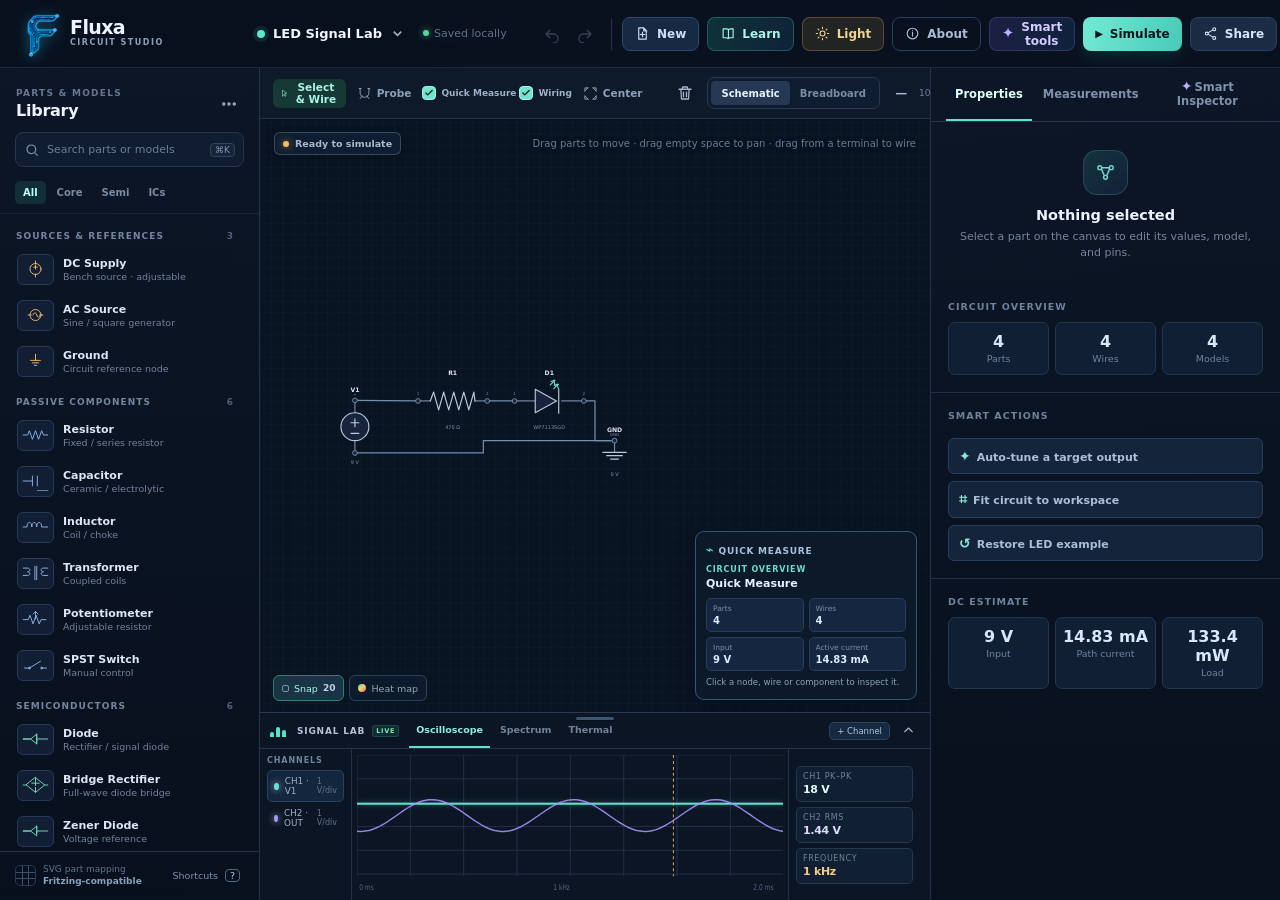
<file: index.html>
<!DOCTYPE html>
<html lang="en">
<head>
  <meta charset="UTF-8" />
  <meta name="viewport" content="width=device-width, initial-scale=1.0" />
  <meta name="theme-color" content="#0a1323" />
  <title>Fluxa — Circuit Studio</title>
  <link rel="stylesheet" href="styles.css" />
</head>
<body>
  <div class="app-shell">
    <header class="topbar">
      <div class="brand" aria-label="Fluxa">
        <div class="brand-mark" aria-hidden="true">
          <img src="assets/fluxa-logo.png" alt="" />
        </div>
        <div><strong>Fluxa</strong><span>circuit studio</span></div>
      </div>

      <div class="project-title-wrap">
        <button class="project-title" id="projectTitleBtn" title="Rename project">
          <span class="project-dot"></span><span id="projectName">LED Signal Lab</span><svg class="chevron" viewBox="0 0 16 16"><path d="m4 6 4 4 4-4"/></svg>
        </button>
        <span class="save-status" id="saveStatus"><i></i>Saved locally</span>
      </div>

      <div class="top-actions">
        <div class="history-actions" aria-label="History">
          <button class="icon-button" id="undoBtn" title="Undo (Ctrl / ⌘ Z)" aria-label="Undo" disabled>
            <svg viewBox="0 0 24 24"><path d="M9 7 4 12l5 5M4 12h10a6 6 0 1 1 0 12"/></svg>
          </button>
          <button class="icon-button" id="redoBtn" title="Redo (Ctrl / ⌘ Shift Z)" aria-label="Redo" disabled>
            <svg viewBox="0 0 24 24"><path d="m15 7 5 5-5 5m5-5H10a6 6 0 1 0 0 12"/></svg>
          </button>
        </div>
        <button class="new-project-button" id="newProjectBtn" title="Create a new empty project"><svg viewBox="0 0 24 24"><path d="M6 3h8l4 4v14H6zM14 3v5h5M12 10v7M8.5 13.5h7"/></svg>New</button>
        <button class="learn-top-button" id="learnBtn" title="Open guided circuit lessons"><svg viewBox="0 0 24 24"><path d="M5 4.5h5.5c1.2 0 2.2.5 3 1.3.8-.8 1.8-1.3 3-1.3H21v14.2h-4.5c-1.3 0-2.5.5-3.5 1.4-1-1-2.2-1.4-3.5-1.4H5zM13.5 6v13.8"/></svg>Learn</button>
        <button class="theme-button" id="themeToggleBtn" title="Switch to light theme"><svg viewBox="0 0 24 24"><circle cx="12" cy="12" r="4"/><path d="M12 2v2M12 20v2M4.9 4.9l1.4 1.4M17.7 17.7l1.4 1.4M2 12h2M20 12h2M4.9 19.1l1.4-1.4M17.7 6.3l1.4-1.4"/></svg><span id="themeLabel">Light</span></button>
        <button class="about-button" id="aboutBtn" title="About Fluxa"><svg viewBox="0 0 24 24"><circle cx="12" cy="12" r="8.5"/><path d="M12 10v6M12 7.2v.2"/></svg>About</button>
        <button class="ai-top-button" id="aiTopBtn"><span class="sparkle">✦</span>Smart tools</button>
        <button class="simulate-button" id="simulateBtn"><span class="play-icon">▶</span><span id="simulateLabel">Simulate</span></button>
        <button class="share-button" id="shareBtn"><svg viewBox="0 0 24 24"><circle cx="18" cy="5" r="2.3"/><circle cx="6" cy="12" r="2.3"/><circle cx="18" cy="19" r="2.3"/><path d="m8 11 7.8-4.8M8 13l7.8 4.8"/></svg>Share</button>
        <button class="export-button" id="exportBtn">Export <svg viewBox="0 0 16 16"><path d="m4 6 4 4 4-4"/></svg></button>
      </div>
    </header>

    <main class="workspace">
      <aside class="library-panel" aria-label="Component library">
        <div class="panel-heading">
          <div><span class="eyebrow">Parts &amp; models</span><h2>Library</h2></div>
          <button class="small-icon" id="libraryMoreBtn" title="Library preferences"><svg viewBox="0 0 24 24"><circle cx="5" cy="12" r="1.4"/><circle cx="12" cy="12" r="1.4"/><circle cx="19" cy="12" r="1.4"/></svg></button>
        </div>
        <label class="search-input">
          <svg viewBox="0 0 24 24"><circle cx="11" cy="11" r="6.5"/><path d="m16 16 4.5 4.5"/></svg>
          <input type="search" id="partSearch" placeholder="Search parts or models" autocomplete="off" />
          <kbd>⌘K</kbd>
        </label>
        <div class="library-tabs" id="libraryTabs" role="tablist">
          <button class="library-tab active" data-category="all">All</button>
          <button class="library-tab" data-category="core">Core</button>
          <button class="library-tab" data-category="semi">Semi</button>
          <button class="library-tab" data-category="ic">ICs</button>
        </div>
        <div class="component-list" id="componentList"></div>
        <div class="library-footer">
          <div class="fritzing-note"><span class="mini-grid"></span><span>SVG part mapping<br><b>Fritzing-compatible</b></span></div>
          <button id="showShortcutsBtn">Shortcuts <span>?</span></button>
        </div>
      </aside>

      <section class="studio" aria-label="Circuit editor">
        <div class="editor-toolbar">
          <div class="tool-group editor-tools" aria-label="Editor tool">
            <button class="tool-button active" data-tool="select" title="Select, move, pan and wire terminals (V / W)"><svg viewBox="0 0 24 24"><path d="m5 3 12.6 8.2-6.1 1.3 3.5 6.5-3.1 1.6-3.5-6.5-3.3 5.3z"/></svg><span>Select &amp; Wire</span></button>
            <button class="tool-button" data-tool="probe" title="Measure two points (M)"><svg viewBox="0 0 24 24"><path d="M5 4v7a7 7 0 0 0 14 0V4M3.5 4h3M17.5 4h3M8 16l-2.8 4M16 16l2.8 4"/></svg><span>Probe</span></button>
            <label class="toolbar-switch" title="Show or hide the Quick Measure panel">
              <input type="checkbox" id="quickMeasureToggle" checked />
              <span class="toolbar-switch-check" aria-hidden="true"><svg viewBox="0 0 16 16"><path d="m3 8 3 3 7-7"/></svg></span>
              <span>Quick Measure</span>
            </label>
            <label class="toolbar-switch" title="Enable terminal-to-terminal wiring">
              <input type="checkbox" id="wiringToggle" checked />
              <span class="toolbar-switch-check" aria-hidden="true"><svg viewBox="0 0 16 16"><path d="m3 8 3 3 7-7"/></svg></span>
              <span>Wiring</span>
            </label>
            <button class="tool-button" id="centerViewBtn" title="Center circuit in workspace"><svg viewBox="0 0 24 24"><path d="M8 3H3v5M16 3h5v5M8 21H3v-5M21 16v5h-5M3 8l5-5M16 3l5 5M3 16l5 5M16 21l5-5"/></svg><span>Center</span></button>
          </div>
          <span class="toolbar-divider"></span>
          <div class="tool-group">
            <button class="icon-tool" id="deleteToolBtn" title="Delete selected (Delete)"><svg viewBox="0 0 24 24"><path d="M4 7h16M10 11v6M14 11v6M9 4h6l1 3H8zM6.5 7l.8 13h9.4l.8-13"/></svg></button>
          </div>
          <div class="view-control-group">
            <div class="view-switch" role="group" aria-label="Editor view">
              <button class="active" data-view="schematic">Schematic</button>
              <button data-view="breadboard">Breadboard</button>
            </div>
            <label class="board-texture-toggle hidden" id="boardTextureToggleWrap" title="Show a perforated breadboard background">
              <input type="checkbox" id="boardTextureToggle" />
              <span class="board-texture-check" aria-hidden="true"><svg viewBox="0 0 16 16"><path d="m3 8 3 3 7-7"/></svg></span>
              <span>Board holes</span>
            </label>
          </div>
          <div class="zoom-controls">
            <button id="zoomOutBtn" title="Zoom out">−</button><span id="zoomLabel">100%</span><button id="zoomInBtn" title="Zoom in">+</button>
          </div>
        </div>

        <div class="canvas-wrap" id="canvasWrap">
          <div class="canvas-status-row">
            <div class="status-chip" id="circuitStateChip"><i></i><span>Ready to simulate</span></div>
            <div class="canvas-help" id="canvasHelp">Drag a part here or press <kbd>W</kbd> to wire pins</div>
          </div>
          <svg id="circuitCanvas" class="circuit-canvas" viewBox="0 0 1200 690" preserveAspectRatio="xMidYMid meet" role="application" aria-label="Electronic circuit canvas">
            <defs>
              <pattern id="gridPattern" width="20" height="20" patternUnits="userSpaceOnUse">
                <path d="M 20 0 L 0 0 0 20" fill="none" stroke="#243147" stroke-width="0.7" opacity="0.52"/>
                <circle cx="0" cy="0" r="0.85" fill="#31405a" opacity="0.65"/>
              </pattern>
              <pattern id="lightGridPattern" width="20" height="20" patternUnits="userSpaceOnUse">
                <path d="M 20 0 L 0 0 0 20" fill="none" stroke="#b8c8db" stroke-width="0.7" opacity="0.74"/>
                <circle cx="0" cy="0" r="0.85" fill="#8ea7c1" opacity="0.72"/>
              </pattern>
              <pattern id="fineDots" width="10" height="10" patternUnits="userSpaceOnUse"><circle cx="1" cy="1" r="0.85" fill="#586174" opacity=".48"/></pattern>
              <pattern id="boardLines" width="18" height="18" patternUnits="userSpaceOnUse"><circle cx="9" cy="9" r="2.1" fill="#323947"/><circle cx="9" cy="9" r=".7" fill="#141a25"/></pattern>
              <filter id="softGlow" x="-80%" y="-80%" width="260%" height="260%"><feGaussianBlur stdDeviation="7" result="blur"/><feMerge><feMergeNode in="blur"/><feMergeNode in="SourceGraphic"/></feMerge></filter>
              <marker id="flowArrow" viewBox="0 0 10 10" refX="8.5" refY="5" markerWidth="4.5" markerHeight="4.5" orient="auto"><path d="M0 1 9 5 0 9z" fill="#e3fff8"/></marker>
              <filter id="chipShadow" x="-50%" y="-50%" width="200%" height="200%"><feDropShadow dx="0" dy="4" stdDeviation="3" flood-color="#02050b" flood-opacity=".44"/></filter>
              <linearGradient id="sourceFace" x1="0" x2="1"><stop stop-color="#253856"/><stop offset="1" stop-color="#18243a"/></linearGradient>
              <linearGradient id="ledBody" x1="0" x2="1"><stop stop-color="#4cf2ac"/><stop offset=".55" stop-color="#14b77b"/><stop offset="1" stop-color="#098c62"/></linearGradient>
              <radialGradient id="thermalGreen"><stop stop-color="#ffd45b" stop-opacity=".8"/><stop offset=".45" stop-color="#54e4a3" stop-opacity=".24"/><stop offset="1" stop-color="#54e4a3" stop-opacity="0"/></radialGradient>
              <radialGradient id="thermalHot"><stop stop-color="#ff4d5d" stop-opacity=".82"/><stop offset=".38" stop-color="#ff9346" stop-opacity=".35"/><stop offset="1" stop-color="#ff9346" stop-opacity="0"/></radialGradient>
            </defs>
            <rect id="canvasBackground" x="-2000" y="-2000" width="6000" height="6000" fill="url(#gridPattern)"/>
            <g id="breadboardBackground" class="hidden"></g>
            <g id="wireLayer"></g>
            <g id="componentLayer"></g>
            <g id="annotationLayer"></g>
            <g id="interactionLayer"></g>
          </svg>
          <div class="selection-quick-actions hidden" id="selectionQuickActions" role="toolbar" aria-label="Selected item actions"></div>
          <aside class="lesson-dock hidden" id="lessonDock" aria-label="Guided lesson"></aside>
          <div class="canvas-bottom-left">
            <button class="canvas-toggle" id="snapBtn"><span class="snap-dot"></span>Snap <b>20</b></button>
            <button class="canvas-toggle" id="thermalBtn"><span class="heat-dot"></span>Heat map</button>
          </div>
          <aside class="quick-measure-panel" id="quickMeasurePanel" aria-live="polite" aria-label="Quick Measure"></aside>
        </div>

        <section class="lab-drawer" id="labDrawer" aria-label="Signal lab">
          <div class="lab-resize-handle" id="labResizeHandle" role="separator" aria-orientation="horizontal" aria-label="Resize Signal lab" aria-valuemin="112" aria-valuemax="420" tabindex="0" title="Drag to resize Signal lab. Double-click to reset."><span></span></div>
          <div class="lab-header">
            <div class="lab-title"><span class="scope-mark"><i></i><i></i><i></i></span><span>Signal lab</span><span class="live-pill">LIVE</span></div>
            <div class="lab-tabs" role="tablist"><button class="active" data-labtab="scope">Oscilloscope</button><button data-labtab="spectrum">Spectrum</button><button data-labtab="thermal">Thermal</button></div>
            <div class="lab-actions"><button id="addChannelBtn">+ Channel</button><button class="icon-tool small" id="collapseLabBtn" title="Collapse lab"><svg viewBox="0 0 24 24"><path d="m6 14 6-6 6 6"/></svg></button></div>
          </div>
          <div class="lab-content" id="labContent"></div>
        </section>
      </section>

      <aside class="inspector-panel" aria-label="Circuit inspector">
        <div class="inspector-tabs" role="tablist">
          <button class="active" data-righttab="properties">Properties</button>
          <button data-righttab="measurements">Measurements</button>
          <button data-righttab="assistant"><span class="tab-spark">✦</span>Smart Inspector</button>
        </div>
        <div class="inspector-content" id="inspectorContent"></div>
      </aside>
    </main>
  </div>

  <div class="popover export-menu hidden" id="exportMenu">
    <div class="popover-title">Circuit file</div>
    <button data-export="png"><span class="export-file file-png">PNG</span><span><b>PNG image</b><small>Canvas snapshot at 2×</small></span></button>
    <button data-export="svg"><span class="export-file file-svg">SVG</span><span><b>Editable SVG</b><small>Vector drawing of the active view</small></span></button>
    <button data-export="json"><span class="export-file file-json">JSON</span><span><b>Export Fluxa JSON</b><small>Save this editable circuit</small></span></button>
    <div class="popover-divider"></div>
    <button data-export="import"><span class="export-file file-import">IN</span><span><b>Import Fluxa JSON</b><small>Open a saved editable circuit</small></span></button>
  </div>
  <input class="hidden" id="jsonImportInput" type="file" accept=".json,.fluxa.json,application/json" />

  <div class="modal-backdrop hidden" id="modalBackdrop">
    <div class="modal" id="modal"></div>
  </div>
  <div class="toast-region" id="toastRegion" aria-live="polite"></div>

  <script src="vendor/konva.min.js"></script>
  <script src="app.js"></script>
</body>
</html>
</file>
<file: styles.css>
:root {
  --bg: #09111f;
  --bg-deep: #060c16;
  --panel: #0d1727;
  --panel-2: #111e31;
  --panel-3: #15233a;
  --line: #24334a;
  --line-soft: rgba(116, 143, 178, .16);
  --text: #edf4ff;
  --muted: #8ea0bb;
  --quiet: #60718b;
  --cyan: #58e6d0;
  --cyan-2: #22c8b3;
  --blue: #70a9ff;
  --violet: #9b8cff;
  --green: #55d69b;
  --amber: #f6bd5e;
  --red: #f36d77;
  --shadow: 0 18px 45px rgba(1, 6, 16, .34);
  --radius: 11px;
  font-family: Inter, ui-sans-serif, system-ui, -apple-system, BlinkMacSystemFont, "Segoe UI", sans-serif;
  color: var(--text);
  background: var(--bg);
}

* { box-sizing: border-box; }
html, body { width: 100%; height: 100%; margin: 0; overflow: hidden; }
body { background: radial-gradient(ellipse at 65% -30%, #142441 0%, var(--bg) 42%, var(--bg-deep) 100%); font-size: 13px; }
button, input, select { font: inherit; }
button { color: inherit; cursor: pointer; border: 0; }
button:focus-visible, input:focus-visible, select:focus-visible { outline: 2px solid var(--cyan); outline-offset: 2px; }
svg { display: block; }
.hidden { display: none !important; }

.app-shell { height: 100vh; height: 100dvh; min-height: 0; max-height: 100dvh; overflow: hidden; display: flex; flex-direction: column; }
.topbar {
  height: 68px; min-height: 68px; display: flex; align-items: center; gap: 26px;
  padding: 0 20px 0 18px; border-bottom: 1px solid rgba(101, 130, 168, .22);
  background: rgba(9, 17, 31, .9); backdrop-filter: blur(15px); position: relative; z-index: 20;
}
.brand { display: flex; align-items: center; gap: 10px; width: 206px; flex-shrink: 0; }
.brand-mark { width: 42px; height: 42px; display: grid; place-items: center; flex: 0 0 auto; overflow: visible; }
.brand-mark img { width: 45px; height: 45px; object-fit: contain; filter: drop-shadow(0 3px 7px rgba(39, 213, 255, .42)); }
.brand strong { display: block; letter-spacing: -.6px; font-size: 19px; font-weight: 750; line-height: 18px; }
.brand span { display: block; color: var(--muted); text-transform: uppercase; letter-spacing: 1.5px; font-size: 8px; line-height: 13px; font-weight: 800; }
.project-title-wrap { display: flex; align-items: center; gap: 11px; min-width: 260px; }
.project-title { display: flex; align-items: center; background: transparent; padding: 7px 7px; gap: 8px; border-radius: 7px; color: #f0f5fc; font-weight: 650; font-size: 13px; }
.project-title:hover { background: rgba(103, 132, 170, .13); }
.project-dot { width: 8px; height: 8px; background: var(--cyan); border-radius: 50%; box-shadow: 0 0 0 4px rgba(88, 230, 208, .1); }
.chevron { width: 15px; height: 15px; fill: none; stroke: currentColor; stroke-width: 1.6; opacity: .7; }
.save-status { font-size: 11px; color: var(--quiet); white-space: nowrap; }
.save-status i { width: 6px; height: 6px; display: inline-block; border-radius: 50%; background: var(--green); margin: 0 5px 1px 0; box-shadow: 0 0 7px rgba(85, 214, 155, .75); }
.top-actions { display: flex; align-items: center; gap: 8px; margin-left: auto; }
.history-actions { display: flex; border-right: 1px solid var(--line); padding-right: 10px; margin-right: 2px; gap: 1px; }
.icon-button, .small-icon, .icon-tool { width: 32px; height: 32px; display: grid; place-items: center; background: transparent; color: #a7b6cb; border-radius: 7px; }
.icon-button:hover:not(:disabled), .small-icon:hover, .icon-tool:hover { background: #1a2a43; color: #f3f7fe; }
.icon-button:disabled { opacity: .3; cursor: not-allowed; }
.icon-button svg, .small-icon svg, .icon-tool svg { width: 18px; height: 18px; fill: none; stroke: currentColor; stroke-width: 1.7; stroke-linecap: round; stroke-linejoin: round; }
.new-project-button, .learn-top-button, .theme-button, .about-button, .ai-top-button, .simulate-button, .share-button, .export-button { height: 34px; border-radius: 8px; display: inline-flex; align-items: center; gap: 7px; font-weight: 700; font-size: 12px; padding: 0 12px; transition: transform .16s ease, background .16s ease; }
.new-project-button:hover, .learn-top-button:hover, .theme-button:hover, .about-button:hover, .ai-top-button:hover, .simulate-button:hover, .share-button:hover, .export-button:hover { transform: translateY(-1px); }
.new-project-button { color: #cae0fa; background: #172943; border: 1px solid #2e496b; }
.new-project-button:hover { color: #e5f4ff; background: #203957; border-color: #4b719e; }
.new-project-button svg, .learn-top-button svg, .theme-button svg, .about-button svg { width: 15px; height: 15px; fill: none; stroke: currentColor; stroke-width: 1.8; stroke-linecap: round; stroke-linejoin: round; }
.learn-top-button { color: #aef4e7; background: linear-gradient(105deg, rgba(24, 153, 133, .25), rgba(50, 107, 173, .18)); border: 1px solid rgba(70, 183, 165, .34); }
.learn-top-button:hover, .learn-top-button.active { color: #e4fff9; background: linear-gradient(105deg, rgba(22, 161, 140, .38), rgba(56, 121, 191, .28)); border-color: rgba(112, 235, 211, .58); }
.theme-button { color: #efd394; background: rgba(215, 162, 66, .12); border: 1px solid rgba(229, 183, 91, .29); }
.theme-button:hover { color: #fff0bd; background: rgba(215, 162, 66, .2); border-color: rgba(243, 204, 122, .48); }
.about-button { color: #a9bdd8; background: transparent; border: 1px solid #2b405e; }
.about-button:hover { color: #e5effb; background: #1b2d47; border-color: #476486; }
.ai-top-button { background: linear-gradient(100deg, rgba(129, 107, 255, .16), rgba(64, 153, 255, .13)); color: #d2ccff; border: 1px solid rgba(145, 128, 255, .22); }
.sparkle, .tab-spark { color: #bbaeff; font-size: 15px; line-height: 1; }
.simulate-button { color: #07151c; background: linear-gradient(105deg, #72ead5, #49c9b8); box-shadow: 0 7px 15px rgba(26, 190, 166, .13); }
.simulate-button.running { background: linear-gradient(105deg, #f2bf67, #ed9a55); }
.play-icon { font-size: 10px; }
.share-button { background: #1c2b44; color: #d6e6fc; border: 1px solid #2c4160; }
.share-button svg { width: 15px; height: 15px; fill: none; stroke: currentColor; stroke-width: 1.8; }
.export-button { background: transparent; color: #adbed6; padding-left: 9px; padding-right: 6px; }
.export-button svg { width: 13px; height: 13px; fill: none; stroke: currentColor; stroke-width: 1.6; }

.workspace { flex: 1 1 auto; min-height: 0; overflow: hidden; display: grid; grid-template-columns: 260px minmax(420px, 1fr) 350px; }
.library-panel, .inspector-panel { min-height: 0; background: linear-gradient(180deg, rgba(12, 22, 38, .96), rgba(8, 16, 29, .97)); }
.library-panel { border-right: 1px solid var(--line); display: flex; flex-direction: column; overflow: hidden; }
.inspector-panel { border-left: 1px solid var(--line); display: flex; flex-direction: column; overflow: hidden; }
.panel-heading { padding: 20px 16px 12px; display: flex; justify-content: space-between; align-items: center; }
.eyebrow { color: #657793; text-transform: uppercase; font-size: 9px; letter-spacing: 1.25px; font-weight: 750; display: block; margin-bottom: 3px; }
h2 { margin: 0; font-size: 16px; letter-spacing: -.25px; }
.small-icon { width: 29px; height: 29px; }
.search-input { margin: 0 15px; height: 35px; display: flex; align-items: center; gap: 7px; background: #101d31; border: 1px solid #243650; border-radius: 8px; padding: 0 8px; color: #7f91ab; }
.search-input:focus-within { border-color: #4d918d; box-shadow: 0 0 0 3px rgba(88, 230, 208, .09); }
.search-input svg { width: 16px; height: 16px; stroke: currentColor; fill: none; stroke-width: 1.8; flex: 0 0 auto; }
.search-input input { background: transparent; color: #e4edf9; border: 0; outline: 0; padding: 0; min-width: 0; width: 100%; font-size: 11px; }
.search-input input::placeholder { color: #697d99; }
kbd { border: 1px solid #33445d; border-radius: 4px; background: #17243a; color: #7f93b0; font-size: 9px; padding: 1px 4px; font-family: inherit; white-space: nowrap; }
.library-tabs { padding: 14px 15px 9px; display: flex; gap: 3px; border-bottom: 1px solid rgba(74, 99, 131, .2); }
.library-tab { padding: 6px 8px; color: #798ba4; font-size: 10px; font-weight: 700; background: transparent; border-radius: 5px; }
.library-tab:hover { color: #c7d6ea; }
.library-tab.active { color: #b8fff4; background: rgba(61, 202, 181, .14); }
.component-list { flex: 1 1 0; min-height: 0; overflow-x: hidden; overflow-y: auto; overscroll-behavior: contain; scrollbar-gutter: stable; padding: 4px 9px 14px; scrollbar-width: thin; scrollbar-color: #2a3d5a transparent; }
.component-list::-webkit-scrollbar { width: 8px; }
.component-list::-webkit-scrollbar-track { background: transparent; }
.component-list::-webkit-scrollbar-thumb { background: #2a3d5a; border: 2px solid #0c1626; border-radius: 99px; }
.component-list::-webkit-scrollbar-thumb:hover { background: #3d587d; }
.component-group-title { color: #7385a0; font-size: 9px; font-weight: 800; text-transform: uppercase; letter-spacing: 1.05px; padding: 13px 7px 5px; display: flex; align-items: center; justify-content: space-between; }
.component-group-title span { color: #4f617c; font-weight: 650; letter-spacing: 0; }
.component-item { min-height: 46px; padding: 6px 7px; display: flex; align-items: center; gap: 9px; border: 1px solid transparent; border-radius: 8px; cursor: grab; user-select: none; }
.component-item:hover { background: #14223a; border-color: #263b58; }
.component-item:active { cursor: grabbing; transform: scale(.985); }
.part-icon { width: 37px; height: 31px; border-radius: 6px; display: grid; place-items: center; color: #91b5ea; background: #111e33; border: 1px solid #263a58; flex: 0 0 auto; }
.part-icon svg { width: 27px; height: 20px; fill: none; stroke: currentColor; stroke-width: 1.5; stroke-linecap: round; stroke-linejoin: round; }
.part-icon.part-semi { color: #78ddbd; }
.part-icon.part-ic { color: #b3a7ff; }
.part-icon.part-source { color: #f2be70; }
.part-info { min-width: 0; flex: 1; }
.part-info b { display: block; color: #dbe7f5; font-size: 11px; line-height: 15px; overflow: hidden; text-overflow: ellipsis; white-space: nowrap; }
.part-info span { color: #71829d; font-size: 9.5px; display: block; overflow: hidden; text-overflow: ellipsis; white-space: nowrap; }
.part-add { width: 21px; height: 21px; flex: 0 0 21px; align-self: center; padding: 0; border-radius: 5px; display: grid; place-items: center; color: #8295b0; background: transparent; opacity: 0; }
.part-add svg { width: 12px; height: 12px; display: block; fill: none; stroke: currentColor; stroke-width: 1.9; stroke-linecap: round; }
.component-item:hover .part-add, .part-add:focus-visible { opacity: 1; background: #223653; color: var(--cyan); }
.empty-library { color: #7b8ca7; font-size: 12px; text-align: center; padding: 32px 15px; }
.library-footer { padding: 11px 15px 13px; border-top: 1px solid var(--line); display: flex; align-items: center; justify-content: space-between; }
.fritzing-note { display: flex; align-items: center; gap: 7px; color: #61738f; font-size: 9px; line-height: 12px; }
.fritzing-note b { color: #86a0bd; font-weight: 650; }
.mini-grid { width: 21px; height: 21px; border-radius: 5px; background: linear-gradient(90deg, transparent 30%, #4c607e 31% 35%, transparent 36% 64%, #4c607e 65% 69%, transparent 70%), linear-gradient(transparent 30%, #4c607e 31% 35%, transparent 36% 64%, #4c607e 65% 69%, transparent 70%); border: 1px solid #30435f; opacity: .8; }
.library-footer button { padding: 5px 4px; background: transparent; color: #7e91ae; font-size: 9.5px; }
.library-footer button:hover { color: #c4d5e9; }.library-footer button span { margin-left: 4px; color: #b5c7dd; border: 1px solid #536682; border-radius: 4px; padding: 0 4px; }

.studio { min-width: 0; min-height: 0; overflow: hidden; display: flex; flex-direction: column; background: #0a1322; }
.editor-toolbar { min-height: 51px; height: 51px; display: flex; align-items: center; gap: 8px; padding: 0 13px; background: #0e192a; border-bottom: 1px solid var(--line); position: relative; z-index: 4; }
.tool-group { display: flex; align-items: center; gap: 3px; }
.tool-button { display: flex; align-items: center; gap: 5px; height: 29px; padding: 0 8px; border-radius: 6px; background: transparent; color: #8da0bc; font-size: 10.5px; font-weight: 650; }
.tool-button svg { width: 15px; height: 15px; stroke: currentColor; fill: none; stroke-width: 1.55; stroke-linecap: round; stroke-linejoin: round; }
.tool-button:hover { background: #192943; color: #d7e4f4; }.tool-button.active { color: #aaf3e7; background: #173936; }
.toolbar-divider { width: 1px; height: 21px; background: #2a3950; margin: 0 2px; }
.icon-tool { width: 29px; height: 29px; }.icon-tool.small { width: 25px; height: 25px; }.icon-tool.small svg { width: 15px; height: 15px; }#collapseLabBtn svg { transition: transform .2s ease; }#collapseLabBtn.collapsed svg { transform: rotate(180deg); }
.view-control-group { display: flex; align-items: center; gap: 7px; margin: 0 auto; }
.view-switch { display: flex; align-items: center; background: #101d31; padding: 3px; border: 1px solid #283a56; border-radius: 7px; }
.view-switch button { height: 24px; padding: 0 10px; background: transparent; border-radius: 4px; color: #788ca8; font-size: 10px; font-weight: 700; }.view-switch button.active { color: #e8f3fe; background: #263954; box-shadow: 0 1px 3px rgba(1, 8, 19, .35); }
.board-texture-toggle { height: 28px; display: inline-flex; align-items: center; gap: 5px; color: #9eb1c9; font-size: 9.5px; font-weight: 700; white-space: nowrap; cursor: pointer; user-select: none; }.board-texture-toggle input { position: absolute; inline-size: 1px; block-size: 1px; opacity: 0; pointer-events: none; }.board-texture-check { width: 15px; height: 15px; display: grid; place-items: center; border-radius: 4px; border: 1px solid #49617e; background: #14243a; color: transparent; transition: background .14s ease, border-color .14s ease, color .14s ease; }.board-texture-check svg { width: 11px; height: 11px; fill: none; stroke: currentColor; stroke-width: 2.1; stroke-linecap: round; stroke-linejoin: round; }.board-texture-toggle input:checked + .board-texture-check { color: #05221d; background: #74e2cd; border-color: #9af7e8; }.board-texture-toggle:hover { color: #d5e6f6; }.board-texture-toggle:focus-within .board-texture-check { outline: 2px solid var(--cyan); outline-offset: 2px; }.toolbar-switch { height: 28px; display: inline-flex; align-items: center; gap: 5px; color: #9eb1c9; font-size: 9px; font-weight: 700; white-space: nowrap; cursor: pointer; user-select: none; }.toolbar-switch input { position: absolute; inline-size: 1px; block-size: 1px; opacity: 0; pointer-events: none; }.toolbar-switch-check { width: 14px; height: 14px; display: grid; place-items: center; border-radius: 4px; border: 1px solid #49617e; background: #14243a; color: transparent; transition: background .14s ease, border-color .14s ease, color .14s ease; }.toolbar-switch-check svg { width: 10px; height: 10px; fill: none; stroke: currentColor; stroke-width: 2.1; stroke-linecap: round; stroke-linejoin: round; }.toolbar-switch input:checked + .toolbar-switch-check { color: #05221d; background: #74e2cd; border-color: #9af7e8; }.toolbar-switch:hover { color: #d5e6f6; }.toolbar-switch:focus-within .toolbar-switch-check { outline: 2px solid var(--cyan); outline-offset: 2px; }
.zoom-controls { display: flex; gap: 1px; align-items: center; color: #7e91ad; font-size: 10px; }.zoom-controls button { height: 25px; width: 24px; background: transparent; border-radius: 5px; color: #adbfda; font-size: 17px; line-height: 20px; }.zoom-controls button:hover { background: #1e2e46; }.zoom-controls span { width: 38px; text-align: center; font-size: 9px; color: #71849f; }
.canvas-wrap { position: relative; flex: 1 1 0; min-height: 0; overflow: hidden; background: #091422; }
.circuit-canvas { width: 100%; height: 100%; touch-action: none; user-select: none; }
.canvas-status-row { pointer-events: none; position: absolute; z-index: 2; top: 13px; left: 14px; right: 14px; display: flex; align-items: center; justify-content: space-between; }
.status-chip { display: flex; align-items: center; gap: 6px; background: rgba(16, 31, 49, .9); border: 1px solid rgba(75, 105, 139, .6); backdrop-filter: blur(7px); color: #a8bacf; padding: 5px 8px; font-size: 9.5px; font-weight: 650; border-radius: 6px; box-shadow: 0 2px 9px rgba(0, 0, 0, .2); }.status-chip i { width: 6px; height: 6px; border-radius: 50%; background: var(--amber); box-shadow: 0 0 8px rgba(246, 189, 94, .7); }.status-chip.running i { background: var(--green); box-shadow: 0 0 8px rgba(85, 214, 155, .8); }
.canvas-help { color: #677b98; font-size: 10px; text-shadow: 0 1px 4px #07101d; }.canvas-help kbd { padding: 1px 4px; color: #9fb0c7; }.canvas-wrap.breadboard-canvas .canvas-help { color: #223b58; background: rgba(249, 246, 237, .88); border: 1px solid rgba(57, 79, 104, .42); border-radius: 6px; padding: 5px 8px; font-weight: 720; text-shadow: 0 1px 0 rgba(255,255,255,.82); box-shadow: 0 2px 8px rgba(65, 56, 35, .14); }.canvas-wrap.breadboard-canvas .canvas-help kbd { color: #1e3150; background: #e8ded0; border-color: #b4a992; }.canvas-wrap.breadboard-canvas .status-chip { color: #28445d; background: rgba(250, 247, 238, .93); border-color: rgba(57, 79, 104, .46); }.canvas-wrap.breadboard-canvas .status-chip.running { color: #1c5b4c; }
.canvas-bottom-left { position: absolute; bottom: 11px; left: 13px; z-index: 3; display: flex; gap: 5px; }.canvas-toggle { height: 26px; padding: 0 8px; border-radius: 6px; color: #90a3bd; background: rgba(14, 28, 46, .89); border: 1px solid rgba(69, 96, 130, .55); font-size: 9.5px; display: flex; align-items: center; gap: 5px; }.canvas-toggle:hover, .canvas-toggle.active { background: #183445; color: #aef2e6; border-color: #317d75; }.snap-dot { width: 7px; height: 7px; border-radius: 2px; border: 1px solid #7e93b0; }.heat-dot { width: 8px; height: 8px; border-radius: 50%; background: linear-gradient(135deg, #4cdaa2, #f7d36a, #ee5462); }.canvas-toggle b { color: #c0d1e8; font-size: 9px; }
.selection-quick-actions { position: absolute; z-index: 7; display: flex; align-items: center; gap: 3px; min-height: 36px; padding: 4px; background: rgba(15, 29, 48, .94); border: 1px solid rgba(74, 111, 151, .78); border-radius: 10px; box-shadow: 0 9px 20px rgba(1, 8, 19, .38); backdrop-filter: blur(10px); transform: translate(-50%, -100%); transform-origin: center bottom; }.selection-quick-actions.below { transform: translate(-50%, 0); transform-origin: center top; }.selection-action-label { max-width: 72px; overflow: hidden; text-overflow: ellipsis; white-space: nowrap; padding: 0 5px 0 4px; color: #c7d7e9; font-size: 9px; font-weight: 800; letter-spacing: .25px; }.selection-action-button { width: 29px; height: 28px; display: grid; place-items: center; padding: 0; color: #a9c0dd; background: #1d314c; border: 1px solid #2e4a6c; border-radius: 7px; transition: transform .14s ease, background .14s ease, color .14s ease; }.selection-action-button:hover { color: #dffff7; background: #24554f; border-color: #3d9b8e; transform: translateY(-1px); }.selection-action-button svg { width: 15px; height: 15px; fill: none; stroke: currentColor; stroke-width: 1.8; stroke-linecap: round; stroke-linejoin: round; }.selection-action-button.danger { color: #f4a7af; background: #382636; border-color: #744153; }.selection-action-button.danger:hover { color: #ffe1e4; background: #6b3344; border-color: #d65c6e; }.canvas-wrap.breadboard-canvas .selection-quick-actions { background: rgba(255, 252, 245, .96); border-color: #9a7ab9; box-shadow: 0 8px 18px rgba(71, 43, 92, .25); }.canvas-wrap.breadboard-canvas .selection-action-label { color: #41275d; }.canvas-wrap.breadboard-canvas .selection-action-button { color: #55317a; background: #efe7f6; border-color: #bda3d8; }.canvas-wrap.breadboard-canvas .selection-action-button:hover { color: #fff; background: #6f2dbd; border-color: #55208f; }.canvas-wrap.breadboard-canvas .selection-action-button.danger { color: #9a2938; background: #fae9e8; border-color: #d99a9f; }.canvas-wrap.breadboard-canvas .selection-action-button.danger:hover { color: #fff; background: #b82f43; border-color: #902237; }.quick-measure-panel { position: absolute; z-index: 4; right: 13px; bottom: 12px; width: 222px; min-height: 105px; padding: 10px; color: #d7e6f5; background: rgba(12, 26, 43, .95); border: 1px solid rgba(70, 110, 149, .72); border-radius: 9px; box-shadow: 0 9px 24px rgba(1, 7, 16, .32); backdrop-filter: blur(10px); }.quick-measure-head { display: flex; align-items: center; justify-content: space-between; margin-bottom: 8px; color: #a9c2dd; font-size: 9px; font-weight: 800; letter-spacing: .75px; text-transform: uppercase; }.quick-measure-head i { margin-right: 4px; color: #63e4d0; font-style: normal; font-size: 13px; }.quick-measure-head button { width: 20px; height: 20px; border-radius: 5px; color: #90a8c2; background: transparent; font-size: 16px; line-height: 16px; }.quick-measure-head button:hover { color: #eff8ff; background: #243b58; }.quick-measure-kicker { color: #69ddc9; font-size: 8px; font-weight: 800; letter-spacing: .85px; text-transform: uppercase; }.quick-measure-panel h4 { margin: 3px 0 0; color: #e7f2ff; font-size: 11px; }.quick-measure-value { margin: 5px 0 4px; color: #bffcf1; font-size: 22px; font-weight: 760; letter-spacing: -.6px; }.quick-measure-panel p { margin: 5px 0 0; color: #8ba1ba; font-size: 8.5px; line-height: 13px; }.quick-measure-grid { display: grid; grid-template-columns: 1fr 1fr; gap: 5px; margin-top: 8px; }.quick-measure-row { min-width: 0; padding: 5px 6px; background: #142640; border: 1px solid #263e5d; border-radius: 5px; }.quick-measure-row span { display: block; overflow: hidden; color: #7890aa; font-size: 7.5px; text-overflow: ellipsis; white-space: nowrap; }.quick-measure-row b { display: block; overflow: hidden; margin-top: 2px; color: #d9ecfb; font-size: 10px; text-overflow: ellipsis; white-space: nowrap; }.quick-measure-row small { display: block; color: #6ed7c3; font-size: 7px; margin-top: 2px; }.minimap { width: 119px; height: 68px; position: absolute; right: 13px; bottom: 12px; z-index: 2; overflow: hidden; background: rgba(10, 21, 36, .89); border: 1px solid rgba(70, 96, 129, .6); border-radius: 7px; opacity: .9; }.minimap-grid { inset: 0; position: absolute; background-image: radial-gradient(#2d4968 1px, transparent 1px); background-size: 7px 7px; }.minimap-grid span, .minimap-grid i, .minimap-grid b { position: absolute; height: 1px; background: #6a97b9; transform-origin: left center; opacity: .72; }.minimap-grid span { width: 53px; left: 24px; top: 27px; }.minimap-grid i { width: 32px; left: 68px; top: 37px; transform: rotate(33deg); }.minimap-grid b { width: 65px; left: 20px; top: 45px; }.konva-minimap { position: absolute; inset: 0; z-index: 1; pointer-events: none; }.konva-minimap canvas { display: block; }.minimap-viewport { position: absolute; inset: 8px 10px; z-index: 2; border: 1px solid rgba(112, 229, 207, .75); border-radius: 3px; }

/* canvas objects */
.circuit-canvas { cursor: grab; }
.circuit-canvas.panning { cursor: grabbing; }
.circuit-canvas .wire-hit { fill: none; stroke: rgba(255,255,255,.001); stroke-width: 15; stroke-linecap: round; stroke-linejoin: round; cursor: pointer; }.circuit-canvas .wire { fill: none; stroke: #7190ae; stroke-width: 2.2; stroke-linecap: round; stroke-linejoin: round; cursor: pointer; transition: stroke .15s ease, stroke-width .15s ease; }.circuit-canvas .wire:hover { stroke: #a8e9df; stroke-width: 3.2; }.circuit-canvas.simulating .wire:not(.active):not(.partial):not(.warn):not(.selected) { opacity: .34; }.circuit-canvas .wire.active { stroke: #67d8c4; filter: url(#softGlow); }.circuit-canvas .wire.partial { stroke: #edb35d; stroke-width: 2.8; stroke-dasharray: 5 4; filter: drop-shadow(0 0 3px rgba(237, 179, 93, .42)); }.circuit-canvas .wire.warn { stroke: #e5aa60; }.circuit-canvas .wire.selected { stroke: #b5fff3; stroke-width: 4.4; filter: url(#softGlow); }.circuit-canvas .wire-preview { fill: none; stroke: #62e2cd; stroke-width: 2.7; stroke-dasharray: 5 5; pointer-events: none; }.circuit-canvas .junction { fill: #90d8ce; stroke: #0d2630; stroke-width: 2; }.circuit-canvas .open-path-marker { fill: rgba(255, 110, 86, .18); stroke: #ff7d67; stroke-width: 2; stroke-dasharray: 3 2; pointer-events: none; animation: open-path-pulse .8s ease-in-out infinite alternate; }.circuit-canvas .open-path-label { fill: #ffc5ae; font-size: 9px; font-weight: 800; paint-order: stroke; stroke: #0a1422; stroke-width: 3px; pointer-events: none; }.circuit-canvas.breadboard-view .open-path-label { fill: #a94437; stroke: #f7eedf; }.circuit-canvas.breadboard-view .open-path-marker { stroke: #cc4b3d; fill: rgba(220, 97, 69, .18); }@keyframes open-path-pulse { from { opacity: .55; } to { opacity: 1; } }.circuit-canvas .component { cursor: grab; }.circuit-canvas .component.dragging { cursor: grabbing; opacity: .86; }.circuit-canvas .component .part-stroke { fill: none; stroke: #b9cadf; stroke-width: 2.1; stroke-linecap: round; stroke-linejoin: round; }.circuit-canvas .component .part-pin { fill: none; stroke: #6e819b; stroke-width: 2.2; stroke-linecap: round; }.circuit-canvas .component .part-fill { fill: #17243b; stroke: #b9cadf; stroke-width: 2; stroke-linejoin: round; }.circuit-canvas .component .part-accent { fill: none; stroke: #73dfc6; stroke-width: 2; stroke-linecap: round; stroke-linejoin: round; }.circuit-canvas .component .part-gold { fill: #d6a758; stroke: #e3c079; stroke-width: 1.3; }.circuit-canvas .component .part-ic { fill: #1b273c; stroke: #af9eff; stroke-width: 1.8; }.circuit-canvas .component .part-label { fill: #dce7f5; font-size: 11px; font-weight: 730; text-anchor: middle; paint-order: stroke; stroke: #0b1422; stroke-width: 3.3px; stroke-linejoin: round; }.circuit-canvas .component .part-value { fill: #7e91ad; font-size: 9px; text-anchor: middle; paint-order: stroke; stroke: #0b1422; stroke-width: 3px; stroke-linejoin: round; }.circuit-canvas .component .pin-label { fill: #6f859f; font-size: 7.5px; text-anchor: middle; }.circuit-canvas .component .ic-name { fill: #e5dfff; font-size: 14px; font-weight: 760; text-anchor: middle; }.circuit-canvas .component .ic-sub { fill: #a298b5; font-size: 7px; letter-spacing: 1.2px; text-anchor: middle; }.circuit-canvas .component .bridge-ac { fill: #80a6c9; font-size: 11px; font-weight: 750; text-anchor: middle; }.circuit-canvas .component .terminal-group { cursor: crosshair; }.circuit-canvas .component .terminal-hit { fill: #ffffff; opacity: .001; pointer-events: all; }.circuit-canvas .component .terminal { fill: #15253b; stroke: #869bb8; stroke-width: 1.45; pointer-events: none; transition: fill .15s ease, stroke .15s ease; }.circuit-canvas .component .terminal-group:hover .terminal, .circuit-canvas.wire-mode .terminal { fill: #70e2cf; stroke: #c0fff5; filter: drop-shadow(0 0 4px rgba(112, 226, 207, .8)); }.circuit-canvas .component .terminal-group.auto-connect-source .terminal { fill: #f4bf53; stroke: #fff0bd; filter: drop-shadow(0 0 6px rgba(244, 191, 83, .96)); }.circuit-canvas .component .terminal-group.auto-connect-target .terminal { fill: #b48cff; stroke: #f0e9ff; filter: drop-shadow(0 0 6px rgba(180, 140, 255, .96)); }.circuit-canvas .component .terminal-group.auto-connect-source .pin-label { fill: #ffe8a2; font-weight: 800; }.circuit-canvas .component .terminal-group.auto-connect-target .pin-label { fill: #e4d9ff; font-weight: 800; }.circuit-canvas .auto-connect-preview { fill: none; stroke: #f7c65a; stroke-width: 3; stroke-dasharray: 3 3; pointer-events: none; filter: drop-shadow(0 0 3px rgba(247, 198, 90, .82)); animation: auto-connect-pulse .55s ease-in-out infinite alternate; }.circuit-canvas.wire-mode .pin-label { fill: #aaf5e8; font-weight: 700; }@keyframes auto-connect-pulse { from { opacity: .5; } to { opacity: 1; } }.circuit-canvas .bread-source { fill: #4c5a68; stroke: #222c35; stroke-width: 2; }.circuit-canvas .bread-screen { fill: #8de8cf; stroke: #273842; stroke-width: 1.5; }.circuit-canvas .bread-screen-line { fill: none; stroke: #334b51; stroke-width: 2; stroke-linecap: round; }.circuit-canvas .bread-resistor { fill: #c79a63; stroke: #694a31; stroke-width: 1.6; }.circuit-canvas .bread-band { fill: #354353; }.circuit-canvas .bread-band.red { fill: #d55f50; }.circuit-canvas .bread-band.gold { fill: #e2c168; }.circuit-canvas .bread-cap { fill: #486a80; stroke: #213442; stroke-width: 1.4; }.circuit-canvas .bread-cap-top { fill: #7595a7; stroke: #213442; stroke-width: 1.2; }.circuit-canvas .bread-mark { fill: none; stroke: #eef4f7; stroke-width: 1.4; stroke-linecap: round; }.circuit-canvas .bread-coil { fill: none; stroke: #d0a76c; stroke-width: 7; stroke-linecap: round; }.circuit-canvas .bread-transformer { fill: #303a44; stroke: #141b23; stroke-width: 2; }.circuit-canvas .bread-transformer-line { fill: none; stroke: #c5a16e; stroke-width: 3; stroke-linecap: round; }.circuit-canvas .bread-pot { fill: #b5b9b8; stroke: #414b51; stroke-width: 2; }.circuit-canvas .bread-pot-shaft { fill: #535f68; stroke: #1e2930; stroke-width: 1.4; }.circuit-canvas .bread-switch { fill: #303c49; stroke: #17212a; stroke-width: 1.8; }.circuit-canvas .bread-switch-lever { fill: #c7d3d7; stroke: #4a5961; stroke-width: 1.5; }.circuit-canvas .bread-diode { fill: #242c35; stroke: #10161c; stroke-width: 1.5; }.circuit-canvas .bread-bridge { fill: #273340; stroke: #101820; stroke-width: 1.8; }.circuit-canvas .bread-bridge-mark { fill: none; stroke: #d1e0e5; stroke-width: 1.8; stroke-linecap: round; }.circuit-canvas .bread-bridge-text { fill: #c9d6dd; font-size: 10px; font-weight: 700; text-anchor: middle; }.circuit-canvas .bread-band.silver { fill: #d8d9d5; }.circuit-canvas .bread-led { fill: #42d98b; stroke: #0b6044; stroke-width: 1.4; }.circuit-canvas .bread-led-base { fill: #255943; stroke: #102a21; stroke-width: 1.2; }.circuit-canvas .bread-led-glint { fill: none; stroke: #b7ffe6; stroke-width: 2; stroke-linecap: round; opacity: .9; }.circuit-canvas .bread-transistor { fill: #252e38; stroke: #10161c; stroke-width: 1.7; }.circuit-canvas .bread-transistor-line { fill: none; stroke: #687584; stroke-width: 1.5; }.circuit-canvas .bread-chip { fill: #242d38; stroke: #111820; stroke-width: 2; }.circuit-canvas .bread-chip-notch { fill: #111820; stroke: #111820; }.circuit-canvas .bread-chip-text { fill: #cdd8d8; font-size: 9px; font-weight: 700; text-anchor: middle; }.circuit-canvas .component-hitbox { fill: #ffffff; opacity: .001; pointer-events: all; cursor: grab; }.circuit-canvas .component.selected .selection-box { display: block; }.circuit-canvas .selection-box { display: none; fill: none; stroke: #60ead3; stroke-width: 1.35; stroke-dasharray: 4 3; rx: 8; pointer-events: none; }.circuit-canvas .component.selected .part-stroke, .circuit-canvas .component.selected .part-fill { stroke: #86f4df; }.circuit-canvas .component.selected .part-label { fill: #e9fffb; }.component .thermal-halo { opacity: 0; pointer-events: none; }.heatmap-on .component .thermal-halo { opacity: .92; }.breadboard-view .component .part-stroke { stroke: #495d70; }.breadboard-view .component .part-pin { stroke: #a26c43; }.breadboard-view .component .part-label { fill: #1b2e45; stroke: none; paint-order: normal; font-weight: 800; }.breadboard-view .component .part-value { fill: #384b62; stroke: none; paint-order: normal; font-weight: 750; letter-spacing: .08px; }.breadboard-view .component .terminal { fill: #e4bf83; stroke: #4e3d27; }.breadboard-view .component .terminal-group.auto-connect-source .terminal { fill: #f4bf53; stroke: #7d4c00; filter: drop-shadow(0 0 5px rgba(244, 191, 83, .85)); }.breadboard-view .component .terminal-group.auto-connect-target .terminal { fill: #b48cff; stroke: #4a2783; filter: drop-shadow(0 0 5px rgba(180, 140, 255, .85)); }.breadboard-view.wire-mode .component .terminal { fill: #7c3aed; stroke: #2e1454; filter: drop-shadow(0 0 4px rgba(92, 42, 139, .64)); }.breadboard-view.wire-mode .pin-label { fill: #4d187b; stroke: none; }.breadboard-view .wire { stroke-width: 4.2; stroke: #e36559; }.breadboard-view .wire:nth-child(3n+2) { stroke: #459bd8; }.breadboard-view .wire.active { stroke: #f6a826; }.breadboard-view .wire:hover { stroke: #7136a3; }.breadboard-view .wire.selected { stroke: #6f2dbd; stroke-width: 5.2; filter: drop-shadow(0 0 3px rgba(82, 35, 137, .55)); }.breadboard-view .wire-preview { stroke: #6f2dbd; stroke-width: 4.2; filter: drop-shadow(0 0 2px rgba(82, 35, 137, .42)); }.breadboard-view .junction { fill: #6f2dbd; stroke: #fff9ee; stroke-width: 2.4; }.breadboard-view .component.selected .selection-box { display: block; fill: rgba(111, 45, 189, .06); stroke: #6f2dbd; stroke-width: 2.45; stroke-dasharray: 7 3; }.breadboard-view .component.selected .part-stroke, .breadboard-view .component.selected .part-fill { stroke: #6f2dbd; }.breadboard-view .component.selected .part-label { fill: #4c1978; stroke: none; }.breadboard-view .component .part-fill { fill: #303a46; stroke: #182129; }.breadboard-view .component .part-ic { fill: #242d38; stroke: #121820; }.breadboard-view .component .part-gold { fill: #c6a16c; }

.lab-drawer { position: relative; flex: 0 0 clamp(132px, 22vh, 188px); min-height: 0; max-height: 188px; overflow: hidden; background: #0b1524; border-top: 1px solid #293952; display: flex; flex-direction: column; transition: flex-basis .16s ease, height .16s ease; }.lab-drawer.user-sized { flex: 0 0 var(--lab-height); height: var(--lab-height); max-height: none; }.lab-drawer.collapsed { flex-basis: 39px; height: 39px; min-height: 39px; max-height: 39px; }.lab-drawer.user-sized.collapsed { flex-basis: 39px; height: 39px; min-height: 39px; max-height: 39px; }.lab-drawer.is-resizing { transition: none; }.lab-resize-handle { position: absolute; z-index: 12; top: 0; right: 0; left: 0; height: 10px; display: flex; align-items: center; justify-content: center; cursor: ns-resize; touch-action: none; }.lab-resize-handle span { width: 38px; height: 3px; border-radius: 99px; background: #385574; box-shadow: 0 1px 0 rgba(0,0,0,.35); transition: width .15s ease, background .15s ease; }.lab-resize-handle:hover span, .lab-resize-handle:focus-visible span, .lab-drawer.is-resizing .lab-resize-handle span { width: 66px; background: #64dfca; }.lab-resize-handle:focus-visible { outline: none; }.lab-drawer.collapsed .lab-resize-handle { display: none; } body.resizing-lab, body.resizing-lab * { cursor: ns-resize !important; user-select: none !important; }.lab-header { height: 39px; min-height: 39px; display: flex; align-items: center; gap: 10px; padding: 0 12px; border-bottom: 1px solid rgba(56, 79, 108, .55); }.lab-title { display: flex; gap: 7px; align-items: center; text-transform: uppercase; letter-spacing: .8px; color: #b4c4d8; font-size: 9.5px; font-weight: 800; min-width: 142px; }.scope-mark { width: 20px; height: 12px; display: flex; align-items: end; gap: 2px; }.scope-mark i { width: 4px; border-radius: 2px 2px 0 0; background: #59e0ca; display: block; }.scope-mark i:nth-child(1) { height: 5px; }.scope-mark i:nth-child(2) { height: 10px; }.scope-mark i:nth-child(3) { height: 7px; }.live-pill { color: #6ef1b2; background: rgba(84, 215, 155, .11); border: 1px solid rgba(84, 215, 155, .18); border-radius: 3px; padding: 2px 4px; font-size: 7px; letter-spacing: .75px; }.lab-tabs { align-self: stretch; display: flex; gap: 3px; }.lab-tabs button { height: 100%; color: #71849e; background: transparent; padding: 0 9px; border-bottom: 2px solid transparent; font-size: 10px; font-weight: 650; }.lab-tabs button:hover { color: #c6d6e8; }.lab-tabs button.active { color: #8cf0dd; border-bottom-color: #64e0cc; }.lab-actions { display: flex; align-items: center; gap: 5px; margin-left: auto; }.lab-actions > button:first-child { background: #172941; border: 1px solid #294364; border-radius: 5px; color: #a8c6e5; padding: 4px 8px; font-size: 9px; }.lab-actions > button:first-child:hover { background: #203754; }.lab-content { flex: 1 1 auto; min-height: 0; overflow: auto; overscroll-behavior: contain; scrollbar-gutter: stable; scrollbar-width: thin; scrollbar-color: #2b4665 transparent; }.lab-content::-webkit-scrollbar { width: 7px; height: 7px; }.lab-content::-webkit-scrollbar-thumb { background: #2b4665; border-radius: 8px; }.scope-layout, .spectrum-layout, .thermal-layout { min-height: 0; height: 100%; display: grid; }.scope-layout { grid-template-columns: 116px 1fr 164px; }.scope-sidebar { padding: 12px 10px; border-right: 1px solid rgba(54, 77, 105, .55); }.scope-control-title { color: #71839f; text-transform: uppercase; font-size: 8px; letter-spacing: .9px; font-weight: 800; margin-bottom: 8px; }.channel-row { padding: 7px 7px; display: flex; align-items: center; gap: 6px; border: 1px solid transparent; border-radius: 5px; color: #9eb0c9; font-size: 9.5px; }.channel-row.selected { background: #14263d; border-color: #264260; }.channel-color { width: 7px; height: 7px; border-radius: 50%; background: #63e4d0; box-shadow: 0 0 7px currentColor; }.channel-row:nth-child(3) .channel-color { background: #a897ff; }.channel-row small { color: #60748f; margin-left: auto; font-size: 8px; }.scope-graph-wrap { position: relative; padding: 10px 0 9px 9px; }.scope-graph { width: 100%; height: 100%; }.scope-grid { stroke: #24354d; stroke-width: 1; }.scope-axis-label { fill: #566984; font-size: 8px; }.scope-signal-a { fill: none; stroke: #58e5cf; stroke-width: 2; filter: drop-shadow(0 0 3px rgba(88, 229, 207, .35)); }.scope-signal-b { fill: none; stroke: #a995ff; stroke-width: 1.5; opacity: .88; }.scope-marker { stroke: #f5bd62; stroke-width: 1.2; stroke-dasharray: 3 3; }.scope-readout { padding: 11px 11px 10px; border-left: 1px solid rgba(54, 77, 105, .55); display: grid; align-content: center; gap: 8px; }.readout { padding: 7px 8px; background: #111f33; border: 1px solid #233953; border-radius: 5px; }.readout span { display: block; color: #6e829d; font-size: 8px; text-transform: uppercase; letter-spacing: .6px; }.readout b { display: block; font-size: 13px; color: #ddf9f3; letter-spacing: -.3px; margin-top: 2px; }.readout:nth-child(2) b { color: #dfd9ff; }.readout:nth-child(3) b { color: #f4cb83; }.spectrum-layout { grid-template-columns: 1fr 195px; }.spectrum-chart { padding: 11px 14px 9px; }.spectrum-chart svg { height: 100%; width: 100%; }.spectrum-bars rect { fill: url(#barGradient); }.spectrum-info { padding: 13px; border-left: 1px solid rgba(54, 77, 105, .55); }.spectrum-info h4, .thermal-layout h4 { color: #d5e2f0; font-size: 11px; margin: 0 0 10px; }.spectrum-info p { color: #7f92ad; font-size: 9.5px; line-height: 15px; margin: 0 0 10px; }.frequency-tag { display: inline-block; color: #68e3ce; background: rgba(74, 218, 194, .1); border: 1px solid rgba(74, 218, 194, .2); padding: 4px 6px; border-radius: 4px; font-size: 9px; }.thermal-layout { grid-template-columns: 1fr 230px; }.thermal-visual { padding: 9px 12px; display: flex; gap: 15px; align-items: center; }.thermal-scale { width: 12px; height: 105px; border-radius: 8px; background: linear-gradient(0deg, #45cf98, #e8dc60 52%, #f15c65); border: 1px solid rgba(255,255,255,.15); position: relative; }.thermal-scale::before, .thermal-scale::after { position: absolute; left: 19px; color: #71849f; font-size: 8px; white-space: nowrap; }.thermal-scale::before { content: 'Cool 25°C'; bottom: -1px; }.thermal-scale::after { content: 'Warm 52°C'; top: -1px; }.thermal-bars { flex: 1; display: flex; gap: 14px; align-items: end; height: 114px; padding: 0 20px; }.thermal-column { flex: 1; display: flex; flex-direction: column; align-items: center; justify-content: end; height: 100%; gap: 5px; }.thermal-column i { display: block; width: 32px; border-radius: 5px 5px 1px 1px; background: linear-gradient(0deg, #47d69b, #a7e26c); box-shadow: 0 0 10px rgba(88, 217, 151, .18); }.thermal-column.warn i { background: linear-gradient(0deg, #f4c45e, #ed8654); }.thermal-column span { font-size: 8px; color: #8092ab; }.thermal-insight { padding: 14px 15px; border-left: 1px solid rgba(54, 77, 105, .55); }.thermal-insight p { color: #8093ad; font-size: 9.5px; line-height: 14px; margin: 0; }.thermal-insight b { color: #d9e6f6; }.thermal-toggle-line { display: flex; margin-top: 11px; gap: 7px; align-items: center; color: #9ec8bf; font-size: 9px; }

/* Signal Lab adapts its density to the height chosen with the resize handle. */
.lab-drawer.dense .lab-header { height: 36px; min-height: 36px; padding: 0 10px; }.lab-drawer.dense .lab-title { min-width: 122px; font-size: 9px; }.lab-drawer.dense .live-pill { padding: 1px 3px; font-size: 6.5px; }.lab-drawer.dense .lab-tabs button { padding: 0 7px; font-size: 9.5px; }.lab-drawer.dense .lab-actions > button:first-child { padding: 3px 7px; font-size: 8.5px; }.lab-drawer.dense .scope-layout { grid-template-columns: 92px minmax(0, 1fr) 132px; }.lab-drawer.dense .scope-sidebar { padding: 7px 7px; }.lab-drawer.dense .scope-control-title { margin-bottom: 5px; }.lab-drawer.dense .channel-row { padding: 5px 6px; font-size: 8.8px; }.lab-drawer.dense .scope-readout { padding: 7px; gap: 5px; }.lab-drawer.dense .readout { padding: 5px 6px; }.lab-drawer.dense .readout b { font-size: 11px; }.lab-drawer.dense .scope-graph-wrap { padding: 6px 5px 4px; }.lab-drawer.dense .spectrum-layout { grid-template-columns: minmax(0, 1fr) 155px; }.lab-drawer.dense .spectrum-chart { padding: 6px 9px 4px; }.lab-drawer.dense .spectrum-info { padding: 8px 9px; }.lab-drawer.dense .spectrum-info h4 { margin-bottom: 5px; font-size: 10px; }.lab-drawer.dense .spectrum-info p { font-size: 8.5px; line-height: 12px; margin-bottom: 6px; }.lab-drawer.dense .thermal-layout { grid-template-columns: minmax(0, 1fr) 190px; }.lab-drawer.dense .thermal-visual { padding: 5px 9px; }.lab-drawer.dense .thermal-scale { height: 86px; }.lab-drawer.dense .thermal-bars { height: 92px; padding: 0 10px; }.lab-drawer.compact .lab-header { height: 34px; min-height: 34px; padding: 0 9px; }
.lab-drawer.compact .lab-title { min-width: 112px; font-size: 9px; }
.lab-drawer.compact .live-pill { display: none; }
.lab-drawer.compact .lab-tabs button { padding: 0 7px; font-size: 9px; }
.lab-drawer.compact .lab-actions > button:first-child { padding: 3px 6px; font-size: 8px; }
.lab-drawer.compact .scope-layout { grid-template-columns: 74px minmax(0, 1fr) 116px; }
.lab-drawer.compact .scope-readout { padding: 5px; gap: 3px; }
.lab-drawer.compact .readout { padding: 4px 5px; }
.lab-drawer.compact .readout span { font-size: 7px; }
.lab-drawer.compact .readout b { margin-top: 1px; font-size: 10px; }
.lab-drawer.compact .scope-sidebar { padding: 5px 6px; }
.lab-drawer.compact .scope-control-title { margin-bottom: 3px; font-size: 7px; }
.lab-drawer.compact .channel-row { padding: 4px 5px; font-size: 8.5px; }
.lab-drawer.compact .channel-row small { font-size: 7.5px; }
.lab-drawer.compact .scope-graph-wrap { padding: 5px 5px 3px; }
.lab-drawer.compact .scope-axis-label { font-size: 7px; }
.lab-drawer.compact .spectrum-layout { grid-template-columns: minmax(0, 1fr); }
.lab-drawer.compact .spectrum-info { display: none; }
.lab-drawer.compact .spectrum-chart { padding: 5px 8px 4px; }
.lab-drawer.compact .thermal-layout { grid-template-columns: minmax(0, 1fr); }
.lab-drawer.compact .thermal-insight { display: none; }
.lab-drawer.compact .thermal-visual { padding: 4px 8px; gap: 10px; }
.lab-drawer.compact .thermal-scale { height: 78px; }
.lab-drawer.compact .thermal-bars { height: 82px; gap: 9px; padding: 0 8px; }
.lab-drawer.compact .thermal-column i { width: 27px; max-height: 68px; }
.lab-drawer.compact .thermal-column span { font-size: 7px; }
.lab-drawer.micro .lab-header { height: 31px; min-height: 31px; padding: 0 7px; }
.lab-drawer.micro .lab-title { min-width: 22px; }
.lab-drawer.micro .lab-title > span:nth-child(2), .lab-drawer.micro .live-pill { display: none; }
.lab-drawer.micro .lab-tabs { flex: 1; }
.lab-drawer.micro .lab-tabs button { padding: 0 5px; font-size: 8.5px; }
.lab-drawer.micro .lab-actions > button:first-child { display: none; }
.lab-drawer.micro .scope-layout { grid-template-columns: minmax(0, 1fr); }
.lab-drawer.micro .scope-sidebar, .lab-drawer.micro .scope-readout { display: none; }
.lab-drawer.micro .scope-graph-wrap { padding: 2px 5px; }
.lab-drawer.micro .scope-axis-label { display: none; }
.lab-drawer.micro .scope-signal-a { stroke-width: 1.6; }
.lab-drawer.micro .spectrum-chart { padding: 2px 6px; }
.lab-drawer.micro .thermal-visual { padding: 2px 7px; gap: 8px; }
.lab-drawer.micro .thermal-scale { height: 54px; }
.lab-drawer.micro .thermal-scale::before, .lab-drawer.micro .thermal-scale::after { display: none; }
.lab-drawer.micro .thermal-bars { height: 58px; gap: 6px; padding: 0 4px; }
.lab-drawer.micro .thermal-column i { width: 21px; max-height: 48px; }
.lab-drawer.micro .thermal-column span { display: none; }.lab-drawer.dense .scope-layout, .lab-drawer.dense .spectrum-layout, .lab-drawer.dense .thermal-layout, .lab-drawer.dense .scope-sidebar, .lab-drawer.dense .scope-graph-wrap, .lab-drawer.dense .scope-readout, .lab-drawer.dense .spectrum-chart { min-height: 0; min-width: 0; overflow: hidden; }.lab-drawer.micro .scope-signal-b { stroke-width: 1.1; }.lab-drawer.micro .spectrum-chart text { display: none; }.lab-drawer.micro .spectrum-chart svg { min-height: 0; }

.inspector-tabs { min-height: 51px; display: flex; padding: 0 13px; border-bottom: 1px solid var(--line); gap: 2px; }.inspector-tabs button { background: transparent; color: #7e91ad; border-bottom: 2px solid transparent; padding: 0 8px; font-size: 10.5px; font-weight: 700; }.inspector-tabs button:hover { color: #c4d3e7; }.inspector-tabs button.active { color: #dffefa; border-bottom-color: var(--cyan); }.tab-spark { font-size: 13px; margin-right: 2px; }.inspector-content { flex: 1; min-height: 0; overflow-y: auto; scrollbar-width: thin; scrollbar-color: #2a3c58 transparent; }.inspector-section { padding: 15px; border-bottom: 1px solid rgba(54, 77, 105, .5); }.inspector-section:last-child { border-bottom: 0; }.section-label { color: #6f829e; font-size: 8.5px; font-weight: 800; letter-spacing: 1.05px; text-transform: uppercase; margin-bottom: 9px; }.selection-intro { padding: 28px 19px 23px; text-align: center; }.selection-orb { width: 45px; height: 45px; margin: 0 auto 12px; display: grid; place-items: center; border-radius: 14px; color: #78d8cb; background: linear-gradient(135deg, rgba(65, 218, 192, .16), rgba(96, 126, 244, .1)); border: 1px solid rgba(86, 217, 196, .2); }.selection-orb svg { width: 23px; height: 23px; fill: none; stroke: currentColor; stroke-width: 1.5; }.selection-intro h3 { margin: 0 0 6px; font-size: 13px; }.selection-intro p { margin: 0; color: #7486a0; font-size: 10px; line-height: 15px; }.overview-grid { display: grid; grid-template-columns: repeat(3,1fr); gap: 6px; }.overview-stat { padding: 8px 5px; text-align: center; border: 1px solid #233651; background: #111f34; border-radius: 7px; }.overview-stat b { display: block; color: #d7e8f8; font-size: 14px; }.overview-stat span { color: #6e819e; font-size: 8px; }.quick-action { width: 100%; padding: 8px 9px; text-align: left; border-radius: 6px; color: #a9bfd8; background: #14243b; border: 1px solid #273f5f; font-size: 10px; font-weight: 650; margin-top: 7px; }.quick-action:hover { background: #1b314f; color: #d5e8fb; }.quick-action .action-icon { color: #8de6d7; font-size: 13px; margin-right: 6px; }.quick-action.danger-action:hover { color: #ffb3ba; background: #382331; border-color: #713b4d; }.wire-endpoint { display: flex; align-items: center; gap: 8px; padding: 8px 0; border-bottom: 1px solid rgba(59,83,111,.48); }.wire-endpoint:last-child { border-bottom: 0; }.endpoint-dot { width: 9px; height: 9px; flex: 0 0 auto; border-radius: 50%; box-shadow: 0 0 8px currentColor; }.endpoint-a { color: #63e4d0; background: #63e4d0; }.endpoint-b { color: #ad9dff; background: #ad9dff; }.wire-endpoint b { display: block; color: #d5e3f2; font-size: 10px; }.wire-endpoint small { display: block; color: #788ba6; font-size: 9px; margin-top: 2px; }.wire-hint { color: #7b90ab; font-size: 9px; line-height: 14px; margin-top: 11px; padding: 7px 8px; background: rgba(50,78,111,.15); border-left: 2px solid #5c81ac; }.wire-selected-icon { color: #92fff0; }.selected-component-head { display: flex; align-items: center; gap: 9px; }.selected-icon { width: 39px; height: 35px; border-radius: 8px; display: grid; place-items: center; color: #70ddc6; background: #112840; border: 1px solid #244762; }.selected-icon svg { width: 27px; height: 20px; fill: none; stroke: currentColor; stroke-width: 1.6; stroke-linecap: round; stroke-linejoin: round; }.selected-component-head h3 { margin: 0; font-size: 13px; }.selected-component-head p { margin: 2px 0 0; color: #7d91ac; font-size: 9px; }.component-id-badge { margin-left: auto; color: #8aa2bf; background: #192b44; border: 1px solid #2d476a; padding: 3px 5px; border-radius: 4px; font-size: 9px; font-weight: 750; }.model-select-wrap label, .field label { color: #798ca8; display: block; font-size: 9px; margin-bottom: 5px; }.model-select-wrap select, .field input, .field select { width: 100%; height: 31px; border-radius: 6px; color: #dbe9f6; background: #111f33; border: 1px solid #2a415f; padding: 0 8px; font-size: 10px; }.model-select-wrap select { color: #aaf0e3; border-color: #2d726b; }.model-note { color: #62d4b8; font-size: 8.5px; margin-top: 5px; display: flex; align-items: center; gap: 4px; }.model-note::before { content: '✓'; display: grid; place-items: center; font-size: 7px; color: #071b17; background: #6be4be; width: 11px; height: 11px; border-radius: 50%; }.field-grid { display: grid; grid-template-columns: 1fr 1fr; gap: 9px; }.field.full { grid-column: 1/-1; }.property-actions { display: grid; grid-template-columns: 1fr 1fr; gap: 6px; }.property-actions button { height: 28px; border-radius: 6px; color: #9cb1ca; background: #14233a; border: 1px solid #2b4260; font-size: 9.5px; }.property-actions button:hover { background: #1d3450; color: #e0ecfa; }.property-actions button.danger:hover { color: #ffacb4; background: #392333; border-color: #703949; }.pin-list { display: grid; grid-template-columns: 1fr 1fr; gap: 5px; }.pin-item { color: #9aacc5; background: #101d30; padding: 6px 7px; border: 1px solid #203650; border-radius: 5px; font-size: 9px; }.pin-item b { color: #5fd4c0; margin-right: 4px; }.datasheet-card { padding: 10px; border-radius: 7px; background: linear-gradient(130deg, rgba(38, 91, 94, .26), rgba(37, 54, 91, .18)); border: 1px solid rgba(75, 149, 153, .32); }.datasheet-card > div { display: flex; align-items: center; gap: 6px; color: #d6f7ef; font-size: 10px; font-weight: 700; }.datasheet-card svg { width: 14px; height: 14px; stroke: #77e4cf; fill: none; stroke-width: 1.6; }.datasheet-card p { margin: 5px 0 0; color: #8db6b3; font-size: 8.5px; line-height: 13px; }.measurement-card { padding: 10px; background: #111f34; border: 1px solid #243a58; border-radius: 8px; }.measurement-head { display: flex; align-items: center; justify-content: space-between; }.measurement-head b { font-size: 10px; }.measurement-head span { color: #62dfc5; font-size: 8px; font-weight: 750; }.measure-value { margin-top: 7px; color: #e4fbf7; font-size: 23px; letter-spacing: -.8px; font-weight: 720; }.measure-sub { color: #71849e; font-size: 9px; margin-top: 1px; }.meter-mode { margin: 10px 0; display: grid; grid-template-columns: repeat(3, 1fr); background: #0e1a2d; padding: 3px; border-radius: 6px; border: 1px solid #263a56; }.meter-mode button { color: #7488a3; font-size: 8.5px; padding: 5px 2px; border-radius: 4px; background: transparent; }.meter-mode button.active { color: #bbf8ed; background: #1a423f; }.probe-instruction { color: #8497b2; background: rgba(59, 88, 121, .12); border-left: 2px solid #58789e; padding: 7px 8px; line-height: 14px; font-size: 9px; }.probe-points { display: flex; gap: 5px; margin-top: 8px; }.probe-point { flex:1; color: #82a1bf; border: 1px dashed #3b5270; padding: 6px; border-radius: 4px; font-size: 8.5px; }.probe-point.set { border-style: solid; border-color: #328577; color: #9af1e1; background: rgba(47, 130, 117, .1); }.ai-hero { margin: 14px 14px 0; padding: 13px; border-radius: 9px; background: radial-gradient(circle at 85% 15%, rgba(155, 140, 255, .25), transparent 38%), linear-gradient(135deg,#172e48,#13233d); border: 1px solid #2e4b70; }.ai-hero-top { display: flex; gap: 8px; align-items: center; }.ai-avatar { width: 27px; height: 27px; border-radius: 8px; display: grid; place-items: center; color: #d6ceff; background: rgba(155, 140, 255, .22); font-size: 15px; }.ai-hero h3 { margin: 0; font-size: 11px; }.ai-hero p { margin: 2px 0 0; color: #8ca4bf; font-size: 9px; }.health-meter { height: 5px; border-radius: 3px; background: #1c2a42; overflow: hidden; margin: 11px 0 5px; }.health-meter i { display: block; height: 100%; border-radius: inherit; background: linear-gradient(90deg,#55d59a,#7be8c9); }.health-row { display: flex; justify-content: space-between; color: #86a0bc; font-size: 9px; }.health-row b { color: #a3efd9; }.issue-list { padding: 12px 14px; }.issue { display: flex; gap: 8px; padding: 9px 0; border-bottom: 1px solid rgba(60, 83, 111,.5); }.issue:last-child { border: 0; }.issue-icon { width: 18px; height: 18px; flex: 0 0 auto; display: grid; place-items: center; border-radius: 5px; font-size: 10px; }.issue.success .issue-icon { background: rgba(84, 215, 155, .13); color: #65dda5; }.issue.info .issue-icon { background: rgba(103, 164, 255, .13); color: #83b3ff; }.issue.warn .issue-icon { background: rgba(241, 183, 92, .13); color: #f2be69; }.issue.error .issue-icon { background: rgba(240, 98, 111, .13); color: #ff8d97; }.issue b { display: block; font-size: 9.5px; color: #c8d7e9; }.issue p { margin: 2px 0 0; color: #71849f; font-size: 8.8px; line-height: 13px; }.ai-action { margin: 0 14px 15px; width: calc(100% - 28px); color: #d9d5ff; background: linear-gradient(100deg, rgba(138, 116, 255, .23), rgba(74, 151, 255, .16)); border: 1px solid rgba(143, 129, 255, .32); border-radius: 7px; padding: 8px; font-size: 10px; font-weight: 700; }.ai-action:hover { background: linear-gradient(100deg, rgba(138, 116, 255, .32), rgba(74, 151, 255, .25)); }

/* Right panel readability pass */
.inspector-panel { font-size: 12px; }
.inspector-tabs { min-height: 54px; padding: 0 15px; }
.inspector-tabs button { padding: 0 9px; font-size: 11.5px; }
.tab-spark { font-size: 14px; }
.inspector-section { padding: 17px; }
.section-label { font-size: 9.5px; letter-spacing: 1px; margin-bottom: 10px; }
.selection-intro h3, .selected-component-head h3 { font-size: 14.5px; }
.selection-intro p { font-size: 11px; line-height: 16px; }
.overview-stat { padding: 9px 6px; }
.overview-stat b { font-size: 16px; }
.overview-stat span { font-size: 9.5px; }
.quick-action { min-height: 34px; padding: 9px 10px; font-size: 11px; }
.quick-action .action-icon { font-size: 14px; }
.wire-endpoint { padding: 9px 0; }
.wire-endpoint b { font-size: 11px; }
.wire-endpoint small, .wire-hint { font-size: 10px; line-height: 15px; }
.selected-icon { width: 42px; height: 38px; }
.selected-component-head p { font-size: 10px; line-height: 14px; }
.component-id-badge { padding: 4px 6px; font-size: 10px; }
.model-select-wrap label, .field label { font-size: 10px; margin-bottom: 6px; }
.model-select-wrap select, .field input, .field select { height: 34px; padding: 0 9px; font-size: 11px; }
.model-note { font-size: 9.5px; margin-top: 6px; }
.field-grid { gap: 10px; }
.property-actions button { height: 31px; font-size: 10.5px; }
.pin-item { padding: 7px 8px; font-size: 10px; }
.datasheet-card { padding: 11px; }
.datasheet-card > div { font-size: 11px; }
.datasheet-card p { font-size: 10px; line-height: 15px; }
.measurement-card { padding: 11px; }
.measurement-head b { font-size: 11px; }
.measurement-head span { font-size: 9px; }
.measure-sub { font-size: 10px; line-height: 15px; }
.meter-mode button { font-size: 9.5px; padding: 6px 2px; }
.probe-instruction { padding: 8px 9px; font-size: 10px; line-height: 15px; }
.probe-point { padding: 7px; font-size: 9.5px; }
.ai-hero h3 { font-size: 12px; }
.ai-hero p, .health-row { font-size: 10px; }
.issue b { font-size: 10.5px; }
.issue p { font-size: 9.5px; line-height: 14px; }
.ai-action { padding: 9px; font-size: 11px; }

.popover { position: fixed; z-index: 50; width: 230px; padding: 8px; background: #142136; border: 1px solid #304663; border-radius: 10px; box-shadow: 0 18px 45px rgba(0, 0, 0, .42); }.popover-title { color: #7f92ad; font-size: 9px; text-transform: uppercase; letter-spacing: .9px; font-weight: 800; padding: 5px 6px 7px; }.export-menu button { display: flex; gap: 9px; align-items: center; width: 100%; padding: 8px 6px; border-radius: 7px; color: #aabdd4; background: transparent; text-align: left; }.export-menu button:hover { background: #20334f; }.export-menu b { display: block; color: #dce8f6; font-size: 10px; }.export-menu small { color: #71849d; display: block; font-size: 8.5px; margin-top: 2px; }.export-file { width: 30px; height: 29px; display: grid; place-items: center; font-size: 8px; font-weight: 800; border-radius: 6px; border: 1px solid; }.file-png { color: #83dfe8; border-color: #39727d; background: #163139; }.file-svg { color: #bcacff; border-color: #5c5196; background: #27234b; }.file-json { color: #efbd70; border-color: #785b35; background: #35291b; }.file-import { color: #85e7bc; border-color: #377c5c; background: #153629; }.popover-divider { height: 1px; margin: 5px 4px; background: rgba(90, 118, 151, .38); }
.modal-backdrop { position: fixed; inset: 0; z-index: 70; display: grid; place-items: center; background: rgba(3, 8, 16, .72); backdrop-filter: blur(4px); }.modal { width: min(446px, calc(100vw - 32px)); max-height: calc(100vh - 40px); overflow: auto; border: 1px solid #344b6b; border-radius: 14px; background: linear-gradient(150deg, #17263d, #101c30); box-shadow: 0 24px 70px rgba(0,0,0,.52); }.about-modal { width: min(392px, calc(100vw - 32px)); overflow: hidden; }.about-hero { display: flex; align-items: center; gap: 11px; padding: 20px 19px 17px; background: radial-gradient(circle at 88% 5%, rgba(91, 222, 201, .18), transparent 34%), linear-gradient(135deg, #192d49, #14213a); border-bottom: 1px solid rgba(76, 116, 158, .46); }.about-mark { width: 39px; height: 39px; flex: 0 0 auto; display: grid; place-items: center; border-radius: 12px; color: #071b27; background: linear-gradient(135deg, #90f0dc, #59b7ed 70%, #a899ff); font-size: 22px; font-weight: 850; box-shadow: 0 6px 18px rgba(65, 194, 211, .18); }.about-kicker { color: #8aa7c7; font-size: 9px; font-weight: 800; letter-spacing: 1.05px; text-transform: uppercase; }.about-hero h2 { margin: 2px 0 0; color: #eff7ff; font-size: 20px; letter-spacing: -.5px; }.about-hero h2 span { color: #76e0cc; font-size: 10px; font-weight: 750; letter-spacing: .2px; margin-left: 5px; vertical-align: middle; }.about-hero .modal-close { align-self: flex-start; }.about-body { padding: 17px 19px 3px; }.about-body > p { color: #9fb1c8; font-size: 11px; line-height: 17px; margin: 0 0 14px; }.about-github { display: flex; align-items: center; gap: 9px; padding: 10px; color: #c1fff1; background: rgba(41, 106, 102, .18); border: 1px solid rgba(78, 181, 162, .36); border-radius: 8px; text-decoration: none; transition: background .15s ease, transform .15s ease; }.about-github:hover { background: rgba(47, 135, 122, .26); transform: translateY(-1px); }.about-github svg { width: 19px; height: 19px; flex: 0 0 auto; fill: currentColor; stroke: none; }.about-github span { min-width: 0; flex: 1; }.about-github b { display: block; overflow: hidden; color: #e3fff8; font-size: 10px; text-overflow: ellipsis; white-space: nowrap; }.about-github small { display: block; color: #8fc5ba; font-size: 8.5px; margin-top: 2px; }.about-external { color: #78dcca; font-size: 16px; }.about-foot { padding-top: 12px; }
.modal-head { padding: 18px 19px 14px; display: flex; align-items: flex-start; gap: 10px; border-bottom: 1px solid rgba(61, 85, 117, .62); }.modal-head-icon { width: 32px; height: 32px; border-radius: 9px; display: grid; place-items: center; color: #bbaeff; background: rgba(155, 140, 255, .14); font-size: 17px; }.modal-head h2 { font-size: 15px; }.modal-head p { color: #8498b4; font-size: 10px; margin: 3px 0 0; line-height: 14px; }.modal-close { margin-left: auto; background: transparent; color: #8295af; width: 25px; height: 25px; font-size: 19px; border-radius: 5px; }.modal-close:hover { background: #293c58; color: #ecf4ff; }.modal-body { padding: 17px 19px; }.modal-field { margin-bottom: 12px; }.modal-field label { display: block; color: #91a5be; font-size: 10px; margin-bottom: 5px; }.modal-field input, .modal-field select { height: 35px; width: 100%; color: #e2edf9; background: #0f1b2d; border: 1px solid #2d4665; border-radius: 7px; padding: 0 10px; }.modal-grid { display: grid; grid-template-columns: 1fr 1fr; gap: 10px; }.modal-note { padding: 10px; border-radius: 7px; background: rgba(55, 93, 127,.14); border: 1px solid rgba(75, 122, 164,.24); color: #8ca8c5; font-size: 9.5px; line-height: 15px; }.tune-result { margin-top: 13px; padding: 11px; border-radius: 8px; background: linear-gradient(110deg,rgba(57, 183, 161,.15),rgba(58,113,174,.1)); border: 1px solid rgba(70, 196, 171,.3); }.tune-result .result-label { color: #74dcca; font-size: 8.5px; font-weight: 800; letter-spacing: .75px; text-transform: uppercase; }.tune-result b { display: block; color: #e1fbf5; font-size: 16px; margin: 3px 0; }.tune-result span { color: #93b8b3; font-size: 9px; }.modal-foot { padding: 13px 19px 18px; display: flex; justify-content: flex-end; gap: 8px; }.modal-foot button { height: 34px; padding: 0 12px; border-radius: 7px; font-size: 10px; font-weight: 700; }.button-secondary { color: #a8bbd2; background: #1a2b44; border: 1px solid #304862; }.button-secondary:hover { background: #223955; }.button-primary { color: #061b19; background: linear-gradient(105deg, #7cebd6, #46c8b2); }.button-primary:hover { filter: brightness(1.07); }.button-danger { color: #fff3f4; background: linear-gradient(105deg, #dc5d6d, #b7364c); border: 1px solid rgba(255, 177, 186, .22); }.button-danger:hover { filter: brightness(1.09); }.share-url { display: flex; gap: 6px; }.share-url input { flex: 1; min-width: 0; }.copy-button { padding: 0 11px; border-radius: 7px; color: #b7fff3; background: #1a4945; border: 1px solid #32766e; font-size: 9px; font-weight: 700; }.share-preview { display: flex; align-items: center; gap: 9px; margin-top: 15px; padding: 9px; background: #101d30; border: 1px solid #283d5b; border-radius: 7px; }.share-preview-icon { width: 26px; height: 26px; border-radius: 6px; color: #6ce5d0; display: grid; place-items: center; background: #183b3b; }.share-preview b { display: block; color: #dfeafa; font-size: 10px; }.share-preview span { display: block; color: #7386a1; font-size: 8.5px; margin-top: 2px; }.shortcut-list { display: grid; grid-template-columns: 1fr auto; gap: 9px 15px; align-items: center; }.shortcut-list span { color: #9cafc6; font-size: 10px; }.shortcut-list kbd { justify-self: end; color: #c5d7ec; background: #1d2d45; border-color: #344c6b; padding: 3px 6px; font-size: 9px; }
.toast-region { position: fixed; z-index: 90; right: 17px; bottom: 18px; display: flex; flex-direction: column; gap: 8px; }.toast { min-width: 210px; max-width: 330px; display: flex; align-items: center; gap: 8px; padding: 10px 11px; border-radius: 8px; color: #dbeafa; background: #17263d; border: 1px solid #314a6b; box-shadow: 0 12px 28px rgba(0,0,0,.34); animation: toast-in .22s ease-out; font-size: 10px; }.toast i { width: 17px; height: 17px; display: grid; place-items: center; flex: 0 0 auto; border-radius: 50%; color: #062017; background: #67ddb0; font-style: normal; font-size: 10px; font-weight: 800; }.toast.warn i { color: #2d1b00; background: #f3bd67; }.toast.error i { color: #310b13; background: #ff8792; }@keyframes toast-in { from { transform: translateY(7px); opacity: 0; } to { transform: translateY(0); opacity: 1; } }

/* Educational feedback, guided lessons and current-flow animation */
.circuit-canvas .wire-flow { display: none; fill: none; stroke: #d5fff8; stroke-width: 2.4; stroke-linecap: round; stroke-dasharray: 2 9; pointer-events: none; filter: drop-shadow(0 0 2px rgba(100, 238, 216, .9)); }
.circuit-canvas .wire-voltage-label { fill: #a99aff; font-size: 11px; font-weight: 780; paint-order: stroke; stroke: #0a1422; stroke-width: 4px; stroke-linejoin: round; pointer-events: none; }
.circuit-canvas.breadboard-view .wire-voltage-label { fill: #6a3da5; stroke: #f6f0df; stroke-width: 4px; }
.circuit-canvas.simulating .wire-flow { display: block; animation: current-flow .72s linear infinite; }
.circuit-canvas.simulating .wire-flow.partial { stroke: #ffd37b; stroke-dasharray: 2 10; opacity: .86; animation-duration: 1.1s; }
.circuit-canvas.breadboard-view .wire-flow { stroke: #fff5bd; stroke-width: 2.8; filter: drop-shadow(0 0 2px rgba(255, 197, 93, .9)); }
@keyframes current-flow { to { stroke-dashoffset: -22; } }
.circuit-canvas .component.led-lit .part-fill { fill: #42eda2; filter: drop-shadow(0 0 var(--led-glow) rgba(64, 242, 166, .92)); }
.circuit-canvas .component.led-lit .bread-led, .circuit-canvas .component.led-lit .bread-led-base { filter: drop-shadow(0 0 var(--led-glow) rgba(54, 234, 145, .92)); }
.circuit-canvas .component.led-overcurrent .part-fill { fill: #ff5a4d; filter: drop-shadow(0 0 calc(var(--led-glow) + 5px) rgba(255, 76, 64, .95)); animation: led-overcurrent-pulse .58s ease-in-out infinite alternate; }
.circuit-canvas .component.led-overcurrent .bread-led, .circuit-canvas .component.led-overcurrent .bread-led-base { fill: #ff5948; filter: drop-shadow(0 0 calc(var(--led-glow) + 5px) rgba(255, 76, 64, .95)); animation: led-overcurrent-pulse .58s ease-in-out infinite alternate; }
@keyframes led-overcurrent-pulse { from { opacity: .72; } to { opacity: 1; } }
.circuit-canvas.lesson-active .component.lesson-target .part-stroke, .circuit-canvas.lesson-active .component.lesson-target .part-fill { stroke: #f6c95e; }
.circuit-canvas.lesson-active .component.lesson-target .terminal { fill: #f6c95e; stroke: #fff7d6; filter: drop-shadow(0 0 5px rgba(246, 201, 94, .9)); }
.circuit-canvas.lesson-active .component.lesson-target .part-label { fill: #fff0ab; }
.circuit-canvas.breadboard-view.lesson-active .component.lesson-target .part-stroke, .circuit-canvas.breadboard-view.lesson-active .component.lesson-target .part-fill { stroke: #aa5c18; }
.component-item.lesson-suggested { background: linear-gradient(90deg, rgba(48, 176, 153, .16), rgba(48, 176, 153, .04)); border-color: rgba(93, 221, 196, .48); box-shadow: inset 3px 0 0 #60dfc9; }
.component-item.lesson-suggested .part-add { opacity: 1; color: #7cf0db; background: #1b4946; }
.lesson-dock { position: absolute; z-index: 6; top: 47px; left: 14px; width: 266px; padding: 10px; background: rgba(14, 28, 46, .96); border: 1px solid rgba(75, 159, 151, .58); border-radius: 11px; box-shadow: 0 12px 30px rgba(2, 8, 18, .38); backdrop-filter: blur(12px); }
.lesson-dock-head { display: flex; align-items: center; gap: 8px; }.lesson-dock-icon { width: 28px; height: 28px; display: grid; place-items: center; flex: 0 0 auto; border-radius: 8px; color: #d5fff5; background: linear-gradient(135deg, #237c73, #284878); font-size: 13px; font-weight: 850; }.lesson-dock-head b { display: block; color: #e8f8fb; font-size: 11px; }.lesson-dock-head small { display: block; color: #8ba2bc; font-size: 8.5px; margin-top: 2px; }.lesson-close { width: 23px; height: 23px; margin-left: auto; border-radius: 6px; color: #8fa5bd; background: transparent; font-size: 17px; line-height: 18px; }.lesson-close:hover { color: #f3fbff; background: #263b56; }.lesson-progress-label { display: flex; justify-content: space-between; margin: 11px 1px 5px; color: #8aa2bd; font-size: 8.5px; }.lesson-progress-label b { color: #6ee6d0; }.lesson-progress { height: 5px; overflow: hidden; border-radius: 99px; background: #1d324b; }.lesson-progress i { display: block; height: 100%; border-radius: inherit; background: linear-gradient(90deg, #53d5bf, #7bc7ff); transition: width .24s ease; }.lesson-step { display: flex; gap: 8px; margin-top: 11px; }.lesson-step-dot { width: 20px; height: 20px; display: grid; place-items: center; flex: 0 0 auto; border-radius: 50%; color: #07181b; background: #71e1ce; font-size: 9px; font-weight: 850; }.lesson-step.complete .lesson-step-dot { background: #71dd9e; }.lesson-step b { display: block; color: #e2edf8; font-size: 10px; line-height: 14px; }.lesson-step p { margin: 3px 0 0; color: #8ba0b7; font-size: 8.7px; line-height: 13px; }.lesson-hint { margin-top: 9px; padding: 7px 8px; color: #c5efe7; background: rgba(40, 122, 111, .18); border-left: 2px solid #62d6c2; border-radius: 0 5px 5px 0; font-size: 8.8px; line-height: 13px; }.lesson-dock-actions { display: flex; align-items: center; gap: 7px; margin-top: 10px; }.lesson-hint-button { height: 27px; padding: 0 8px; border-radius: 6px; color: #bffbf0; background: #1a4944; border: 1px solid #347c73; font-size: 8.8px; font-weight: 750; }.lesson-hint-button:hover { background: #245c56; }.beginner-mode-toggle { display: flex; align-items: center; gap: 5px; margin-left: auto; color: #9eb4cc; font-size: 8px; white-space: nowrap; cursor: pointer; }.beginner-mode-toggle input { position: absolute; opacity: 0; pointer-events: none; }.beginner-mode-toggle span { width: 13px; height: 13px; border-radius: 3px; border: 1px solid #55718e; background: #172943; }.beginner-mode-toggle input:checked + span { background: #67dcc7; border-color: #9cf7e8; box-shadow: inset 0 0 0 3px #173d3a; }
.learn-modal { width: min(880px, calc(100vw - 32px)); }.learn-modal-body { padding: 16px 19px 18px; }.learn-intro { padding: 10px 11px; color: #8fa6bf; background: rgba(68, 105, 145, .13); border: 1px solid rgba(89, 134, 181, .22); border-radius: 8px; font-size: 10px; line-height: 15px; }.learn-intro b { color: #d8ebfb; }.lesson-card-grid { display: grid; grid-template-columns: repeat(3, minmax(0, 1fr)); gap: 9px; margin-top: 12px; }.lesson-card { min-height: 184px; display: flex; flex-direction: column; padding: 11px; background: #112037; border: 1px solid #29435f; border-radius: 9px; }.lesson-card:hover { border-color: #4d9f96; box-shadow: 0 5px 16px rgba(1, 8, 18, .22); }.lesson-card-top { display: flex; align-items: center; }.lesson-card-icon { width: 27px; height: 27px; display: grid; place-items: center; border-radius: 7px; color: #d4fff6; background: #1a4a48; font-size: 11px; font-weight: 850; }.lesson-level { margin-left: auto; color: #9a91ed; background: rgba(144, 127, 246, .12); border: 1px solid rgba(144, 127, 246, .2); border-radius: 4px; padding: 3px 5px; font-size: 7.5px; font-weight: 750; }.lesson-card h3 { margin: 9px 0 4px; color: #e2edf9; font-size: 11px; }.lesson-card p { flex: 1; margin: 0; color: #8196b1; font-size: 8.8px; line-height: 13px; }.lesson-card-meta { display: flex; gap: 7px; margin-top: 9px; color: #7188a4; font-size: 8px; }.lesson-card button { height: 29px; margin-top: 9px; border-radius: 6px; color: #bffcf1; background: #1b4a46; border: 1px solid #327d73; font-size: 8.8px; font-weight: 750; }.lesson-card button:hover { background: #246058; }.lesson-card button span { margin-left: 5px; font-size: 12px; }
.glossary-card { padding: 10px; background: linear-gradient(135deg, rgba(39, 104, 104, .19), rgba(45, 67, 113, .16)); border: 1px solid rgba(69, 151, 145, .3); border-radius: 8px; }.glossary-card-head { display: flex; align-items: baseline; gap: 7px; }.glossary-card b { color: #d9fbf4; font-size: 10px; }.glossary-card span { color: #6fd7c1; font-size: 8px; font-weight: 750; }.glossary-card p { margin: 5px 0 0; color: #8fb7b3; font-size: 9px; line-height: 14px; }

/* Light theme */
body.light-theme {  --bg: #f2f6fa; --bg-deep: #e8eef5; --panel: #ffffff; --panel-2: #f6f9fc; --panel-3: #eaf1f7; --line: #cbd8e6; --line-soft: rgba(69, 99, 132, .14); --text: #17283c; --muted: #526b86; --quiet: #71859d; --cyan: #148c81; --cyan-2: #0d766e; --blue: #397bcc; --violet: #725dce; --green: #228c61; --amber: #b97515; --red: #c84253; background: radial-gradient(ellipse at 68% -30%, #e5f4fb 0%, #f6f9fc 42%, #e9f0f6 100%); color: #17283c; }
body.light-theme .topbar { background: rgba(255, 255, 255, .9); border-bottom-color: #cfdae7; }
body.light-theme .brand strong, body.light-theme .project-title { color: #1b3048; }
body.light-theme .brand span, body.light-theme .save-status { color: #6e829b; }
body.light-theme .project-title:hover { background: #eaf1f7; }
body.light-theme .project-dot { background: #168c81; box-shadow: 0 0 0 4px rgba(20, 140, 129, .11); }
body.light-theme .history-actions { border-right-color: #d3dee9; }
body.light-theme .icon-button, body.light-theme .small-icon, body.light-theme .icon-tool { color: #5c7089; }
body.light-theme .icon-button:hover:not(:disabled), body.light-theme .small-icon:hover, body.light-theme .icon-tool:hover { background: #e6eef6; color: #17324c; }
body.light-theme .new-project-button { color: #28527a; background: #eaf2fb; border-color: #bdd1e6; }
body.light-theme .learn-top-button { color: #08736a; background: #e2f5f0; border-color: #abd9d0; }
body.light-theme .learn-top-button:hover, body.light-theme .learn-top-button.active { color: #075c55; background: #ccece5; border-color: #7dc5b8; }
body.light-theme .theme-button { color: #72520f; background: #fff5d8; border-color: #e7ca80; }
body.light-theme .about-button { color: #536a85; border-color: #c5d3e2; }
body.light-theme .about-button:hover { color: #233f5c; background: #e9f1f8; border-color: #9fb8d0; }
body.light-theme .ai-top-button { color: #54469a; background: linear-gradient(100deg, #eeeaff, #e9f2ff); border-color: #cfc5f3; }
body.light-theme .simulate-button { color: #ffffff; background: linear-gradient(105deg, #168c81, #0f756d); }
body.light-theme .share-button { color: #2d4a69; background: #eaf1f8; border-color: #bfd0e1; }
body.light-theme .export-button { color: #526a85; }
body.light-theme .library-panel, body.light-theme .inspector-panel { background: linear-gradient(180deg, #ffffff, #f5f8fb); border-color: #d1dce8; }
body.light-theme .search-input { background: #f6f9fc; border-color: #c9d7e5; color: #667b94; }
body.light-theme .search-input input { color: #20364e; }
body.light-theme .search-input input::placeholder { color: #879ab0; }
body.light-theme kbd { background: #eef3f8; border-color: #cad6e2; color: #5f7590; }
body.light-theme .library-tabs { border-bottom-color: #dce5ed; }
body.light-theme .library-tab { color: #60748e; }
body.light-theme .library-tab.active { color: #126f67; background: #dff6f1; }
body.light-theme .component-item:hover { background: #edf4fa; border-color: #cbdbea; }
body.light-theme .part-icon { color: #4778b0; background: #f5f8fc; border-color: #cad8e7; }
body.light-theme .part-icon.part-semi { color: #238c6d; }
body.light-theme .part-icon.part-ic { color: #7562bd; }
body.light-theme .part-info b { color: #223850; }
body.light-theme .part-info span, body.light-theme .component-group-title { color: #647991; }
body.light-theme .component-group-title span { color: #8798aa; }
body.light-theme .component-list { scrollbar-color: #b5c6d7 transparent; }
body.light-theme .component-list::-webkit-scrollbar-thumb { background: #b5c6d7; border-color: #f5f8fb; }
body.light-theme .library-footer { border-top-color: #d7e1eb; }
body.light-theme .studio { background: #edf3f9; }
body.light-theme .editor-toolbar { background: #f8fafc; border-bottom-color: #ccd9e6; }
body.light-theme .tool-button { color: #5b708a; }
body.light-theme .tool-button:hover { background: #e8f0f7; color: #1d3d5b; }
body.light-theme .tool-button.active { color: #0f7269; background: #dff4ef; }
body.light-theme .toolbar-divider { background: #d2dde8; }
body.light-theme .view-switch { background: #eef3f8; border-color: #c7d5e3; }
body.light-theme .view-switch button { color: #647994; }
body.light-theme .view-switch button.active { color: #223a55; background: #ffffff; box-shadow: 0 1px 3px rgba(45, 72, 103, .15); }
body.light-theme .board-texture-toggle, body.light-theme .toolbar-switch { color: #526b85; }
body.light-theme .board-texture-check, body.light-theme .toolbar-switch-check { background: #f7fafc; border-color: #aabdd0; }
body.light-theme .zoom-controls { color: #5e748e; }
body.light-theme .zoom-controls button:hover { background: #e5eef7; }
body.light-theme .canvas-wrap:not(.breadboard-canvas) { background: #edf4fa; }
body.light-theme .canvas-help { color: #405b78; text-shadow: 0 1px 0 rgba(255,255,255,.86); }
body.light-theme .status-chip { background: rgba(255,255,255,.92); border-color: #b8cadb; color: #3d5874; box-shadow: 0 2px 9px rgba(60, 84, 108, .11); }
body.light-theme .canvas-toggle { color: #536d89; background: rgba(255,255,255,.9); border-color: #bfd0e0; }
body.light-theme .canvas-toggle:hover, body.light-theme .canvas-toggle.active { color: #0c6e65; background: #e1f4ef; border-color: #80cbbf; }
body.light-theme .quick-measure-panel { color: #29445f; background: rgba(255,255,255,.96); border-color: #b9cbdc; box-shadow: 0 9px 24px rgba(50, 75, 102, .18); }body.light-theme .quick-measure-head { color: #536d88; }body.light-theme .quick-measure-head button:hover { color: #1e3d59; background: #e5eff7; }body.light-theme .quick-measure-panel h4 { color: #24415e; }body.light-theme .quick-measure-value { color: #11766c; }body.light-theme .quick-measure-panel p { color: #647d96; }body.light-theme .quick-measure-row { background: #f2f6fa; border-color: #cbd9e6; }body.light-theme .quick-measure-row span { color: #7188a0; }body.light-theme .quick-measure-row b { color: #2b4965; }
body.light-theme .minimap { background: rgba(248, 251, 253, .94); border-color: #aebfd0; }
body.light-theme .minimap-grid { background-image: radial-gradient(#9fb4c9 1px, transparent 1px); }
body.light-theme .minimap-viewport { border-color: #11897e; }
body.light-theme .circuit-canvas .wire { stroke: #5d7896; }
body.light-theme .circuit-canvas .wire.active { stroke: #138c80; }
body.light-theme .circuit-canvas .wire.warn { stroke: #c47b1f; }
body.light-theme .circuit-canvas .wire.selected { stroke: #087a72; }
body.light-theme .circuit-canvas .wire-voltage-label { fill: #6242ad; stroke: #edf4fa; }
body.light-theme .circuit-canvas .junction { fill: #208d82; stroke: #edf4fa; }
body.light-theme .circuit-canvas .component .part-stroke { stroke: #344f69; }
body.light-theme .circuit-canvas .component .part-pin { stroke: #71879e; }
body.light-theme .circuit-canvas .component .part-fill { fill: #f8fbfd; stroke: #344f69; }
body.light-theme .circuit-canvas .component .part-label { fill: #1f3853; stroke: #edf4fa; }
body.light-theme .circuit-canvas .component .part-value { fill: #56708a; stroke: #edf4fa; }
body.light-theme .circuit-canvas .component .pin-label { fill: #5e768e; }
body.light-theme .circuit-canvas .component .bridge-ac { fill: #365b7e; }
body.light-theme .circuit-canvas .component .terminal { fill: #f8fbfd; stroke: #4c6983; }
body.light-theme .circuit-canvas.wire-mode .terminal { fill: #1c9c90; stroke: #e9fffa; }
body.light-theme .circuit-canvas .selection-box { stroke: #0a8277; }
body.light-theme .circuit-canvas .component.selected .part-stroke, body.light-theme .circuit-canvas .component.selected .part-fill { stroke: #087a72; }
body.light-theme .circuit-canvas .component.selected .part-label { fill: #075f58; }
body.light-theme .breadboard-view .component .part-label { fill: #1b2e45; stroke: none; }
body.light-theme .breadboard-view .component .part-value { fill: #384b62; stroke: none; }
body.light-theme .lab-drawer { background: #f8fafc; border-top-color: #cbd9e6; }
body.light-theme .lab-header { border-bottom-color: #d0dce8; }
body.light-theme .lab-title { color: #455f7a; }
body.light-theme .lab-tabs button { color: #627891; }
body.light-theme .lab-tabs button.active { color: #08766d; border-bottom-color: #109c91; }
body.light-theme .lab-actions > button:first-child { color: #3d607e; background: #eaf2f9; border-color: #bfd1e2; }
body.light-theme .scope-sidebar, body.light-theme .scope-readout, body.light-theme .spectrum-info, body.light-theme .thermal-insight { border-color: #d1dce7; }
body.light-theme .scope-grid { stroke: #d6e0e9; }
body.light-theme .scope-axis-label { fill: #71869c; }
body.light-theme .scope-signal-a { stroke: #088f80; }
body.light-theme .scope-signal-b { stroke: #7a67ca; }
body.light-theme .channel-row { color: #536b85; }
body.light-theme .channel-row.selected { background: #e8f4f2; border-color: #badfd8; }
body.light-theme .readout, body.light-theme .measurement-card { background: #f5f8fb; border-color: #cbd9e7; }
body.light-theme .readout span, body.light-theme .measure-sub { color: #667d96; }
body.light-theme .readout b, body.light-theme .measure-value { color: #174b64; }
body.light-theme .inspector-tabs { border-bottom-color: #d2dde8; }
body.light-theme .inspector-tabs button { color: #627891; }
body.light-theme .inspector-tabs button.active { color: #0b7068; border-bottom-color: #118d82; }
body.light-theme .inspector-section { border-bottom-color: #dce4ec; }
body.light-theme .selection-intro p, body.light-theme .selected-component-head p, body.light-theme .datasheet-card p, body.light-theme .issue p { color: #667d96; }
body.light-theme .overview-stat, body.light-theme .pin-item { background: #f5f8fb; border-color: #cfdae6; color: #526b85; }
body.light-theme .overview-stat b, body.light-theme .selected-component-head h3, body.light-theme .selection-intro h3 { color: #1f3853; }
body.light-theme .quick-action, body.light-theme .property-actions button { color: #48627f; background: #eef4f9; border-color: #c8d7e5; }
body.light-theme .quick-action:hover, body.light-theme .property-actions button:hover { color: #1a4d67; background: #e3f0f7; }
body.light-theme .model-select-wrap select, body.light-theme .field input, body.light-theme .field select { color: #243d58; background: #f9fbfd; border-color: #bfd0df; }
body.light-theme .datasheet-card, body.light-theme .ai-hero { background: linear-gradient(135deg, #eaf5f3, #edf2fb); border-color: #bcdcd8; }
body.light-theme .datasheet-card > div, body.light-theme .ai-hero h3 { color: #27556d; }
body.light-theme .probe-instruction, body.light-theme .wire-hint { color: #57718c; background: #edf4fa; border-left-color: #78a0c3; }
body.light-theme .meter-mode { background: #edf3f8; border-color: #c8d6e4; }
body.light-theme .meter-mode button { color: #647a92; }
body.light-theme .meter-mode button.active { color: #08736a; background: #dff2ed; }
body.light-theme .issue { border-bottom-color: #dbe4ec; }
body.light-theme .lesson-dock { background: rgba(255,255,255,.96); border-color: #a9d5cd; box-shadow: 0 12px 28px rgba(56, 88, 112, .2); }
body.light-theme .lesson-dock-head b, body.light-theme .lesson-step b { color: #24415f; }
body.light-theme .lesson-dock-head small, body.light-theme .lesson-step p, body.light-theme .lesson-progress-label { color: #647d96; }
body.light-theme .lesson-progress { background: #dbe8ed; }body.light-theme .lesson-progress i { background: linear-gradient(90deg, #1a9c8d, #4b90d0); }
body.light-theme .lesson-hint { color: #21655e; background: #e7f5f1; border-left-color: #50bcae; }
body.light-theme .lesson-hint-button { color: #146c63; background: #e1f3ef; border-color: #a4d9d1; }
body.light-theme .beginner-mode-toggle { color: #5f7791; }body.light-theme .beginner-mode-toggle span { background: #f3f8fb; border-color: #afc4d6; }
body.light-theme .component-item.lesson-suggested { background: linear-gradient(90deg, #dff4ef, #f4faf8); border-color: #9fd7ce; box-shadow: inset 3px 0 0 #2b9d8d; }
body.light-theme .component-item.lesson-suggested .part-add { color: #0d776e; background: #d5efe9; }
body.light-theme .learn-intro { color: #5e7791; background: #eef5fa; border-color: #c9dbe9; }body.light-theme .learn-intro b { color: #285071; }
body.light-theme .lesson-card { background: #f8fbfd; border-color: #cbd9e7; }body.light-theme .lesson-card:hover { border-color: #73b7ad; box-shadow: 0 5px 16px rgba(50, 80, 106, .14); }body.light-theme .lesson-card h3 { color: #26415d; }body.light-theme .lesson-card p, body.light-theme .lesson-card-meta { color: #647c95; }body.light-theme .lesson-card button { color: #106c63; background: #e1f4ef; border-color: #9ed7ce; }
body.light-theme .glossary-card { background: linear-gradient(135deg, #e9f6f3, #eef3fb); border-color: #b8dbd4; }body.light-theme .glossary-card b { color: #28566b; }body.light-theme .glossary-card span { color: #187f74; }body.light-theme .glossary-card p { color: #5f7e88; }
body.light-theme .selection-quick-actions { background: rgba(255,255,255,.97); border-color: #b8c9da; box-shadow: 0 9px 20px rgba(55, 79, 105, .2); }
body.light-theme .selection-action-label { color: #2d4966; }
body.light-theme .selection-action-button { color: #38627e; background: #edf4fa; border-color: #c1d2e1; }
body.light-theme .selection-action-button:hover { color: #fff; background: #147d73; border-color: #0e685f; }
body.light-theme .popover { background: #ffffff; border-color: #c0cfde; box-shadow: 0 18px 45px rgba(39, 61, 87, .23); }
body.light-theme .popover-title, body.light-theme .export-menu small { color: #667e97; }
body.light-theme .export-menu b { color: #28435f; }
body.light-theme .export-menu button:hover { background: #edf4fa; }
body.light-theme .modal-backdrop { background: rgba(39, 58, 81, .35); }
body.light-theme .modal { background: linear-gradient(150deg, #ffffff, #f4f8fb); border-color: #bfcedc; box-shadow: 0 24px 70px rgba(37, 58, 82, .3); }
body.light-theme .modal-head, body.light-theme .about-hero { border-color: #cad8e5; }
body.light-theme .modal-head h2, body.light-theme .about-hero h2 { color: #203953; }
body.light-theme .modal-head p, body.light-theme .modal-note, body.light-theme .about-body > p { color: #5b728b; }
body.light-theme .modal-field input, body.light-theme .modal-field select, body.light-theme .share-url input { color: #263e57; background: #f8fbfd; border-color: #bfd0df; }
body.light-theme .button-secondary { color: #4c6480; background: #edf3f8; border-color: #c6d5e3; }
body.light-theme .about-hero { background: linear-gradient(135deg, #e9f5f4, #edf3fc); }
body.light-theme .about-kicker { color: #5d7a96; }
body.light-theme .about-github { color: #13766d; background: #e6f5f1; border-color: #b8dcd5; }
body.light-theme .about-github b { color: #176158; }
body.light-theme .about-github small { color: #5d8d84; }
body.light-theme .toast { color: #29445f; background: #ffffff; border-color: #bed0df; box-shadow: 0 12px 28px rgba(45, 68, 94, .2); }

@media (max-width: 1180px) { .workspace { grid-template-columns: 232px minmax(380px, 1fr) 320px; }.brand { width: 158px; }.save-status { display: none; }.topbar { gap: 10px; }.ai-top-button { display: none; }.scope-layout { grid-template-columns: 94px 1fr 136px; }.project-title-wrap { min-width: 180px; } }
@media (max-width: 940px) { body { overflow: auto; }.workspace { grid-template-columns: 210px minmax(380px,1fr); }.inspector-panel { display: none; }.share-button { display: none; }.project-title-wrap { min-width: 150px; }.brand { width: 125px; }.brand span { display: none; } }
@media (max-width: 700px) { html, body { overflow: auto; }.topbar { padding: 0 10px; }.workspace { min-width: 700px; }.project-title-wrap { display: none; }.top-actions { margin-left: auto; }.history-actions { display: none; }.lab-drawer { height: 175px; }.brand { width: auto; }.export-button { display: none; } }
</file>
